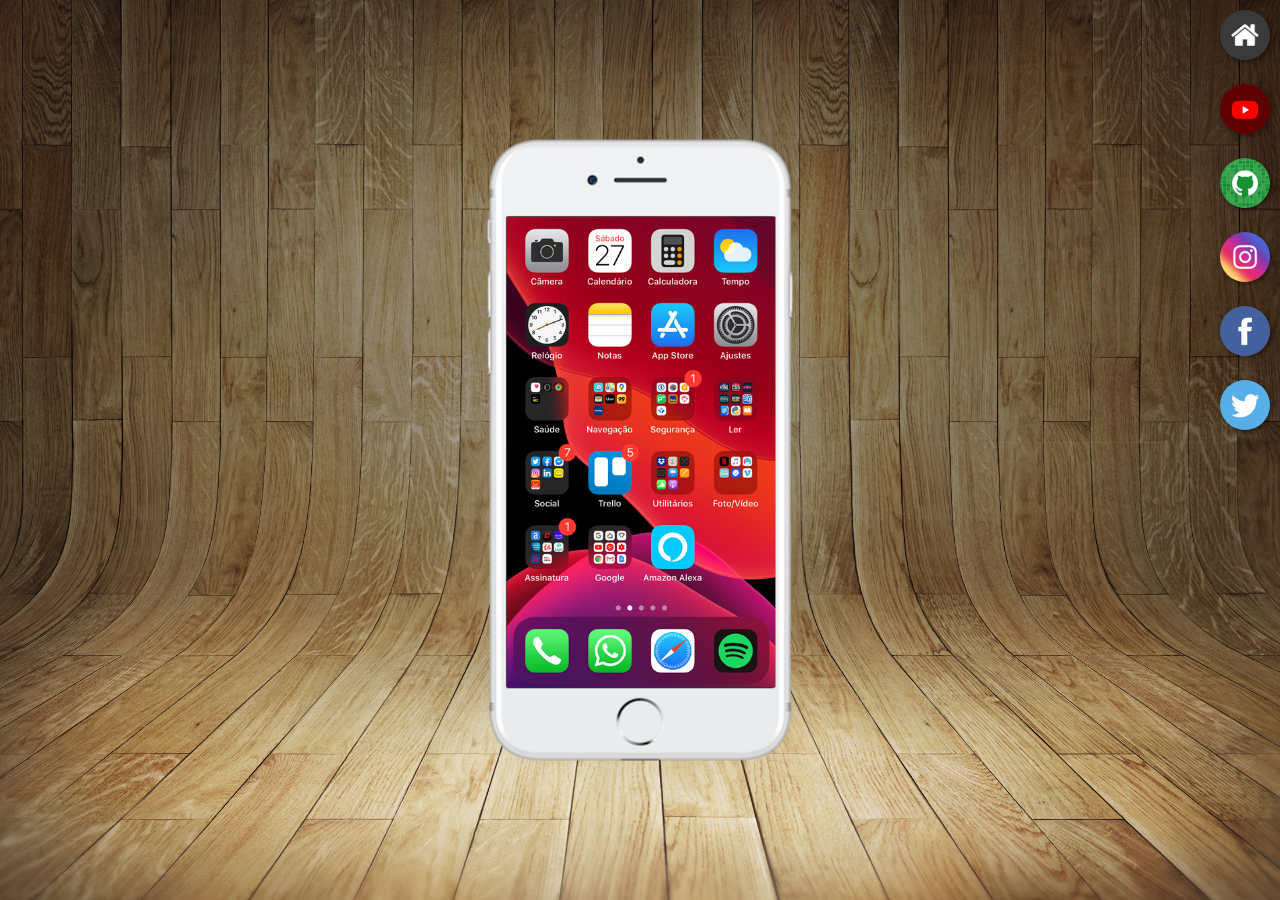
<file: index.html>
<!DOCTYPE html>
<html lang="pt-br">
<head>
    <meta charset="UTF-8">
    <meta name="viewport" content="width=., initial-scale=1.0">
    <title>Redes Sociais</title>
    <link rel="shortcut icon" href="favicon.ico" type="image/x-icon">
    <link rel="stylesheet" href="css/style.css">
</head>
<body>
    <main>
        <section id="telefone">
            <iframe src="home.html" name="tela" id="tela" frameborder="0"> 
                Seu navegador nao e compativel com isso.
            </iframe>
        </section>

        <section id="redes-sociais">
            <a href="home.html" target="tela"> <img src="imagens/logo-home.jpg" alt="home"><br>
            </a>
            <a href="youtube.html" target="tela"> <img src="imagens/logo-youtube.jpg" alt="youtube"><br>
            </a>
            <a href="github.html" target="tela"> <img src="imagens/logo-github.jpg" alt="Github"><br>
            </a>
            <a href="instagram.html" target="tela"> <img src="imagens/logo-instagram.jpg" alt="Instagram"><br>
            </a>
            <a href="facebook.html" target="tela"> <img src="imagens/logo-facebook.jpg" alt="Facebook"><br>
            </a>
            <a href="twitter.html" target="tela"> <img src="imagens/logo-twitter.jpg" alt="Twitter">
            </a>

        </section>
    </main>
</body>
</html>
</file>
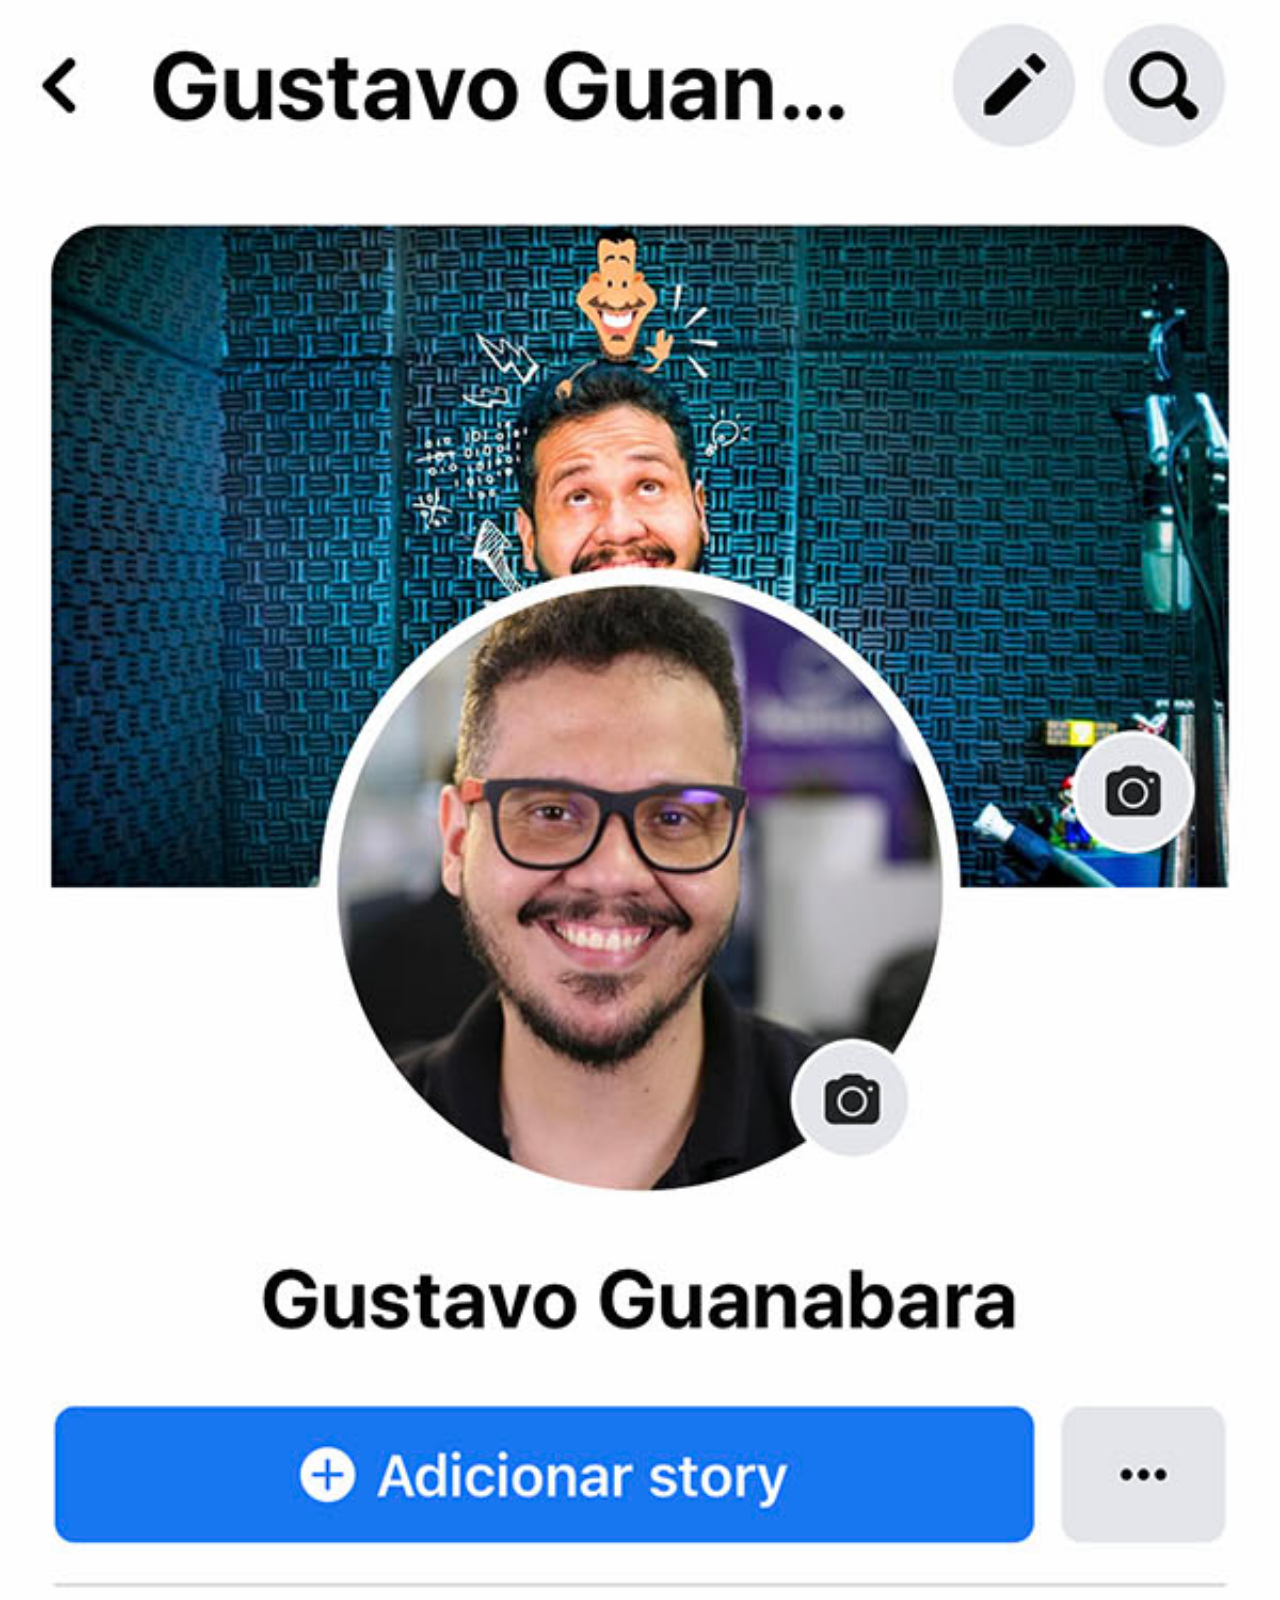
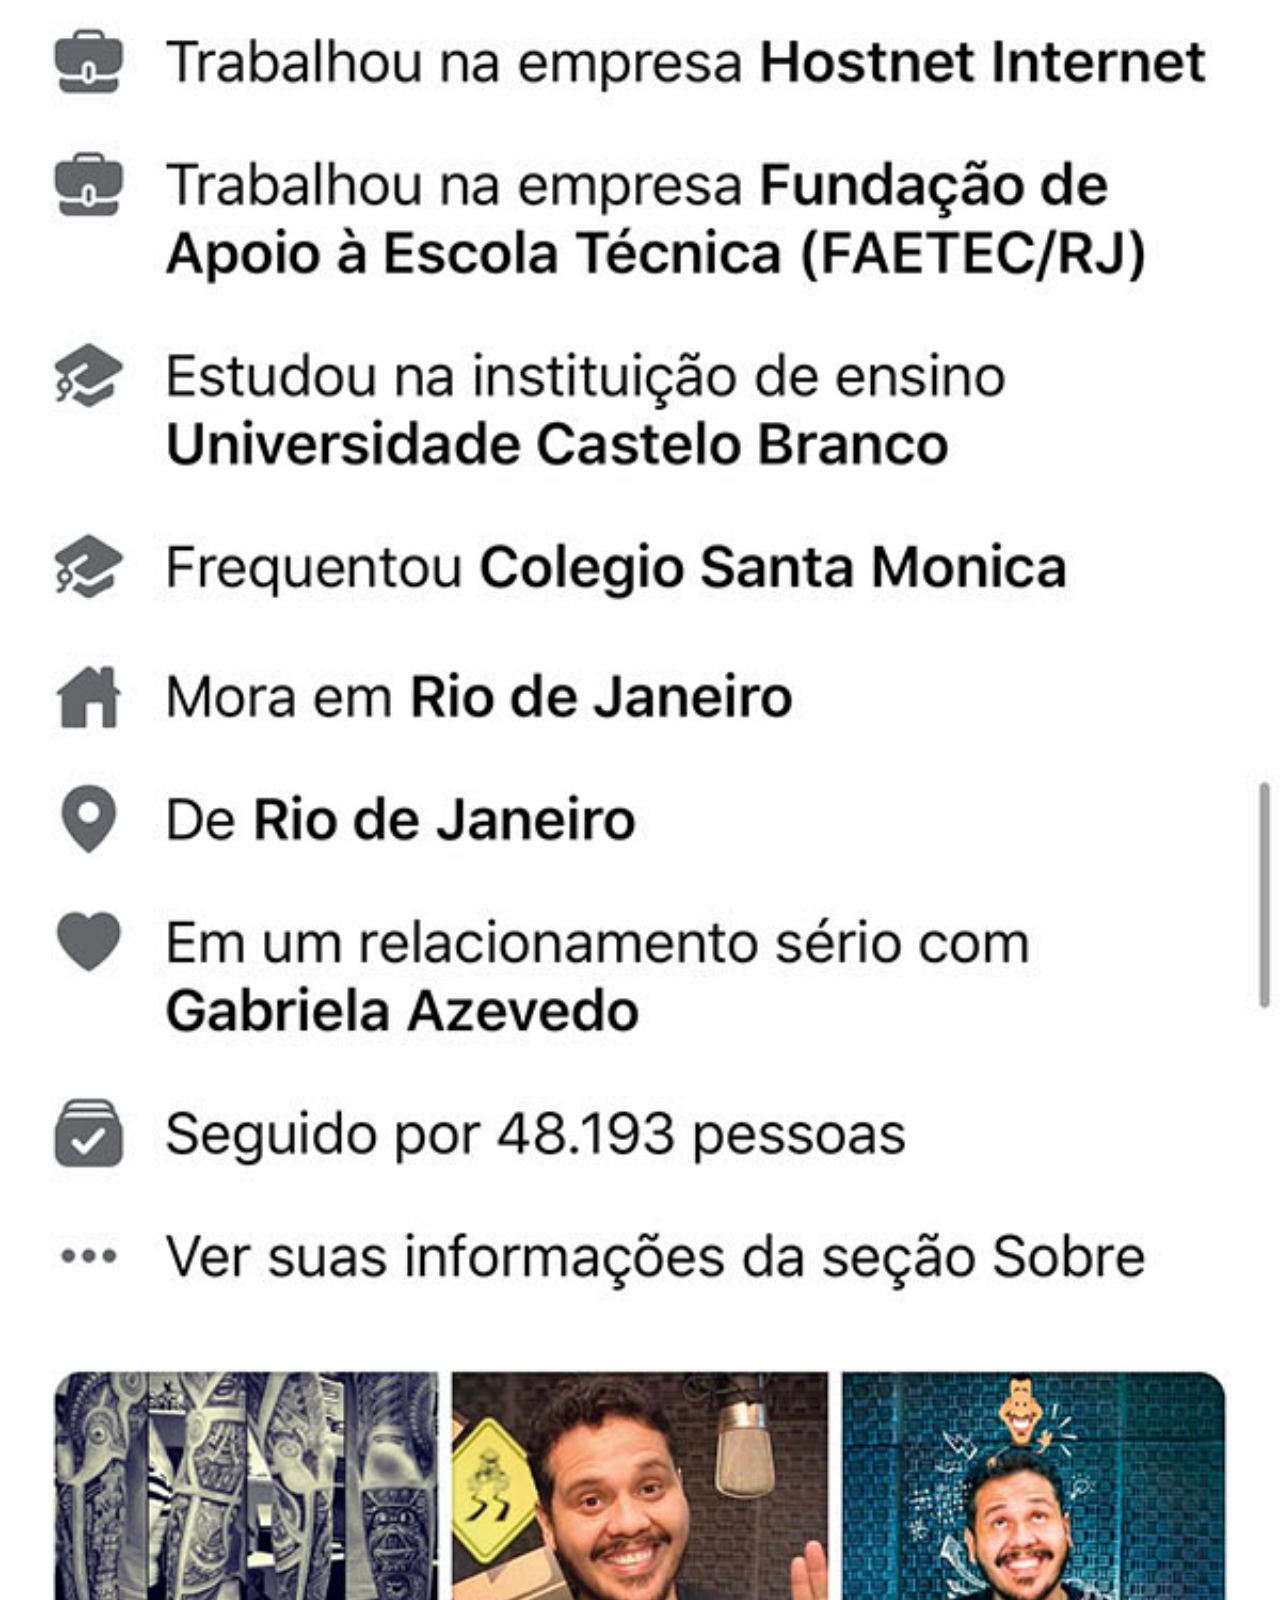
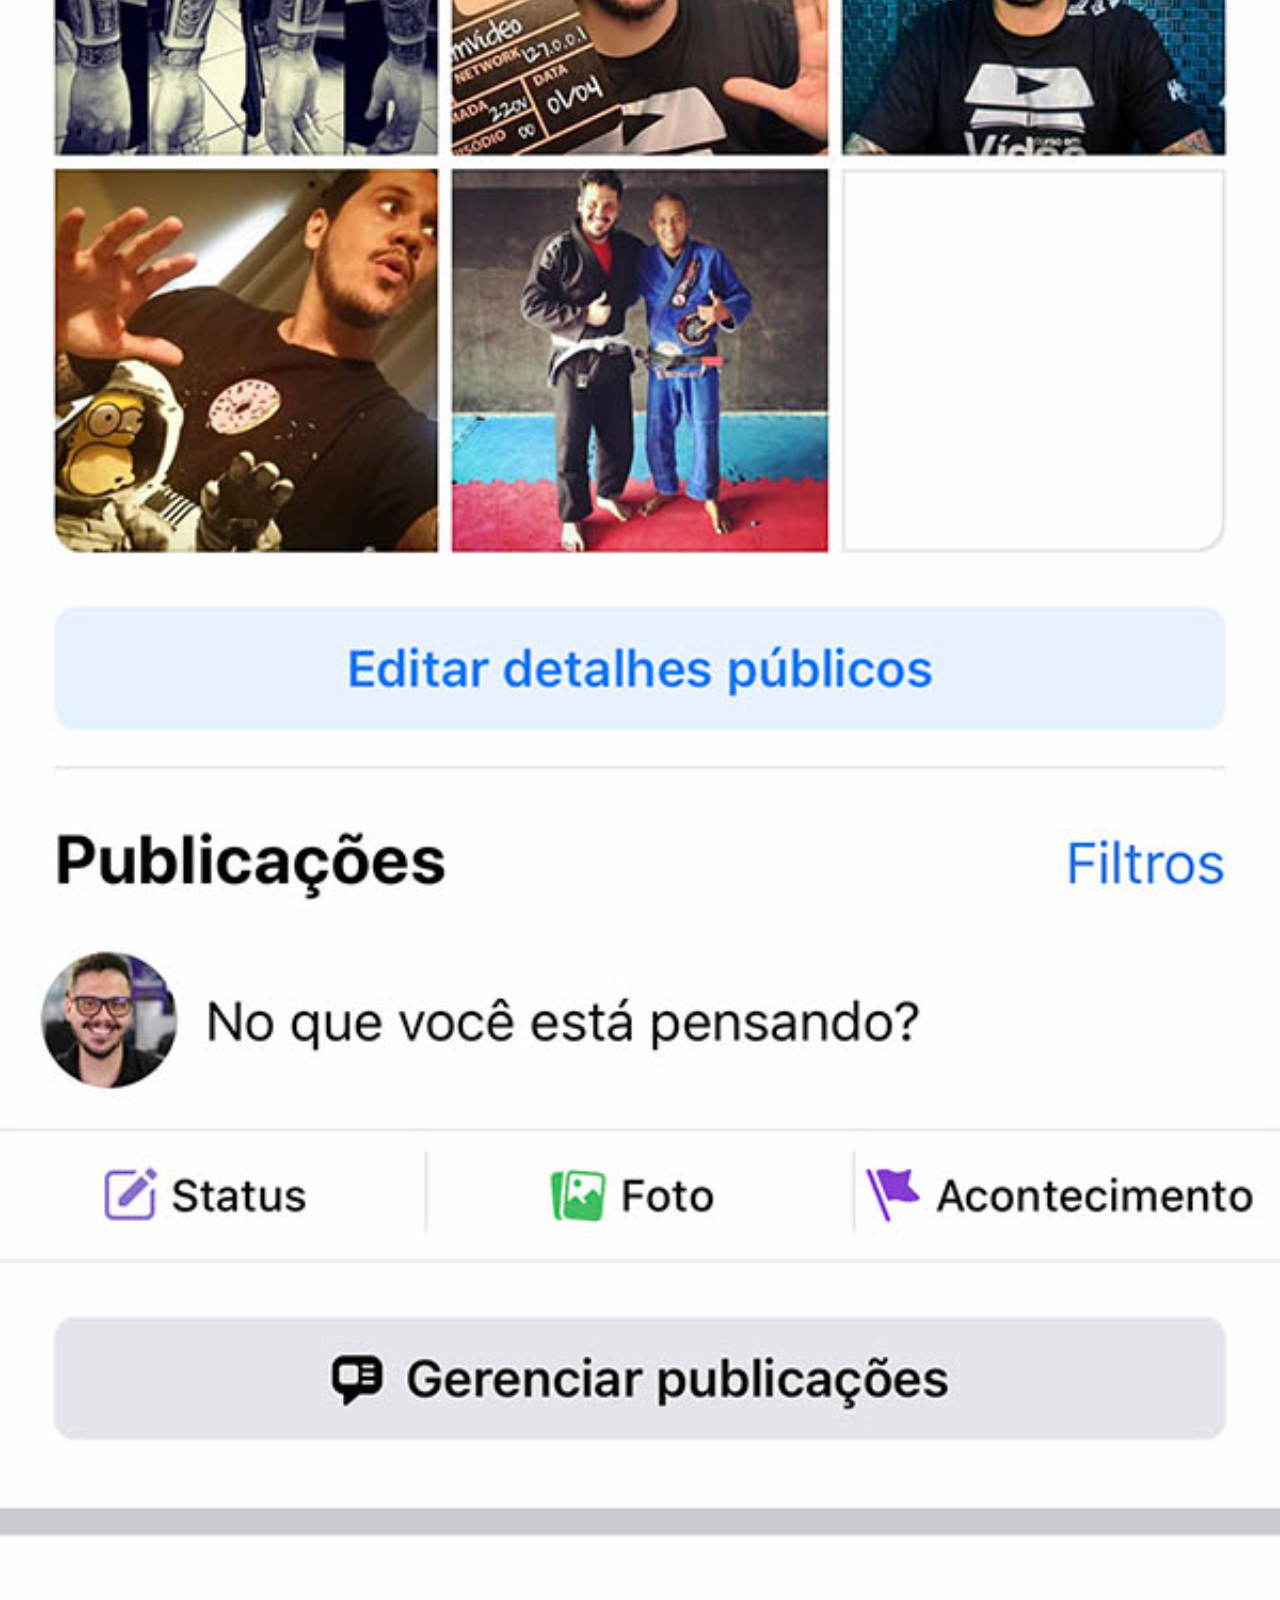
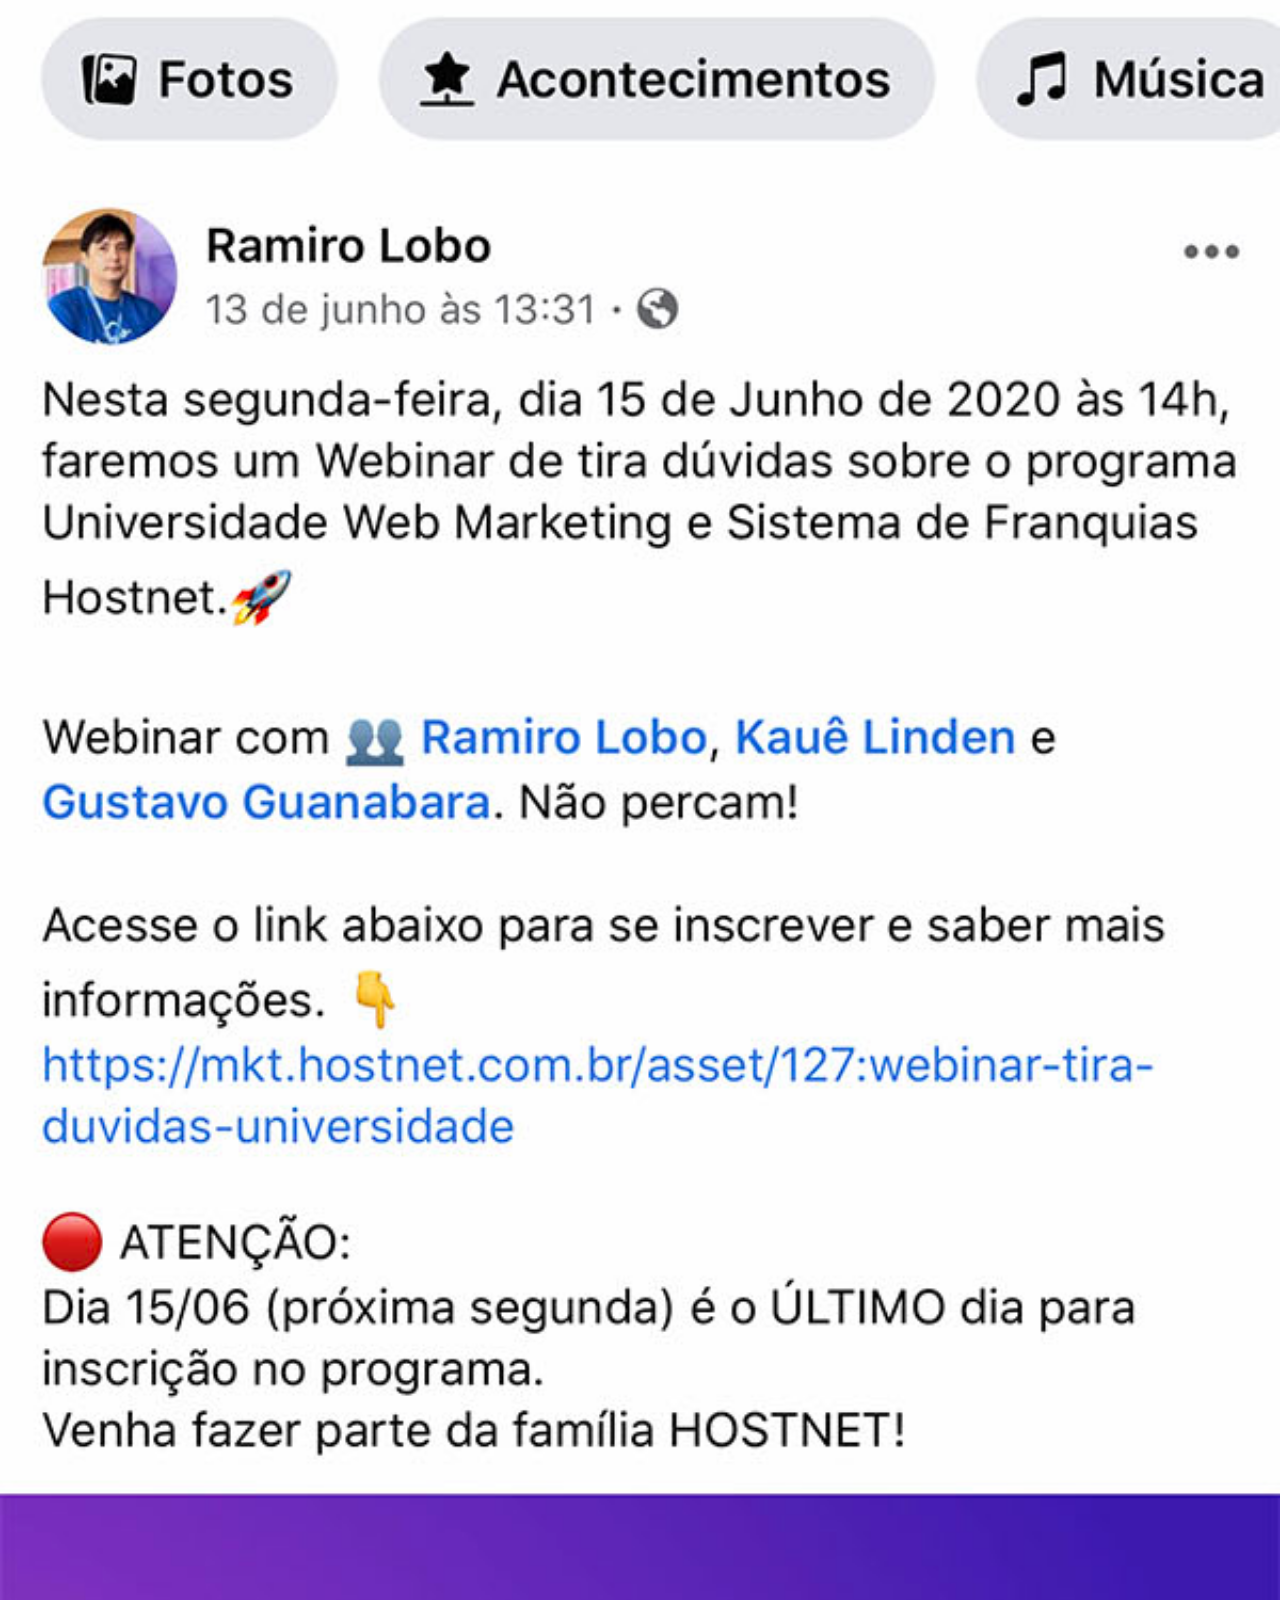
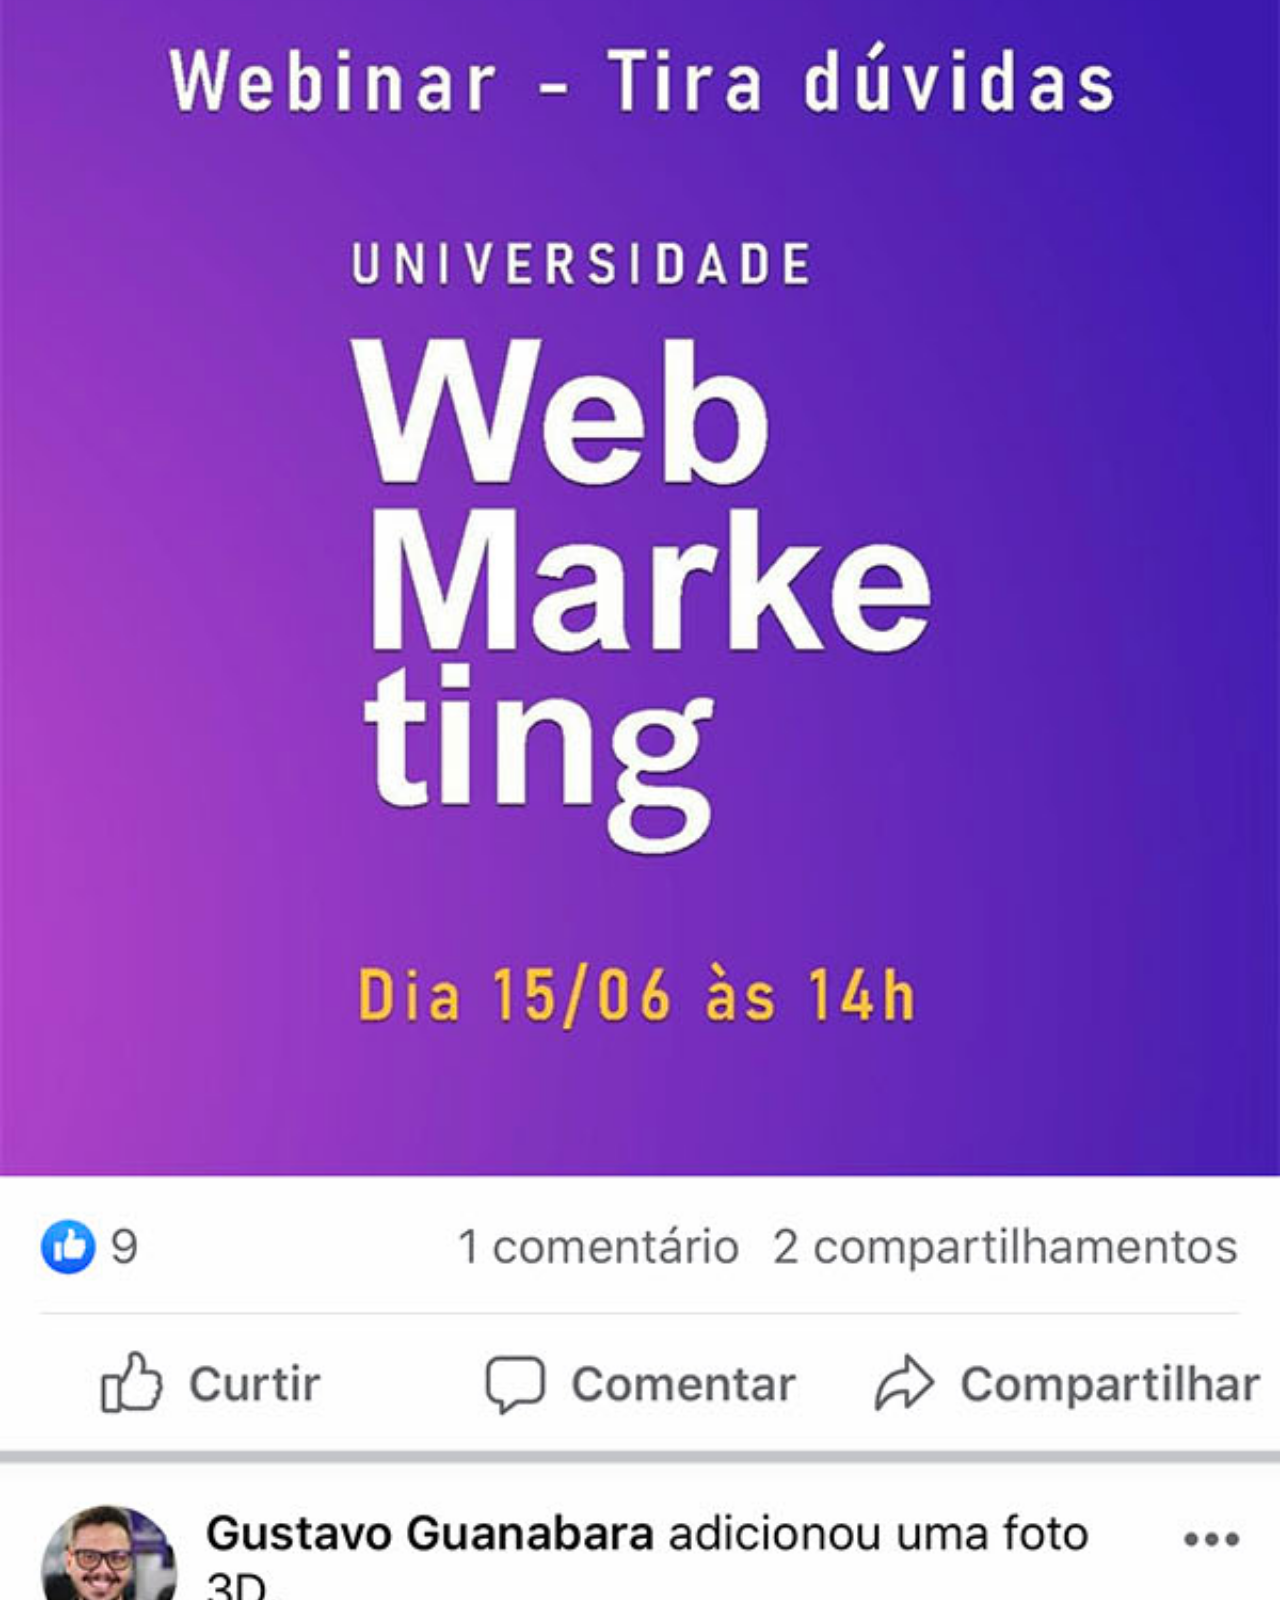
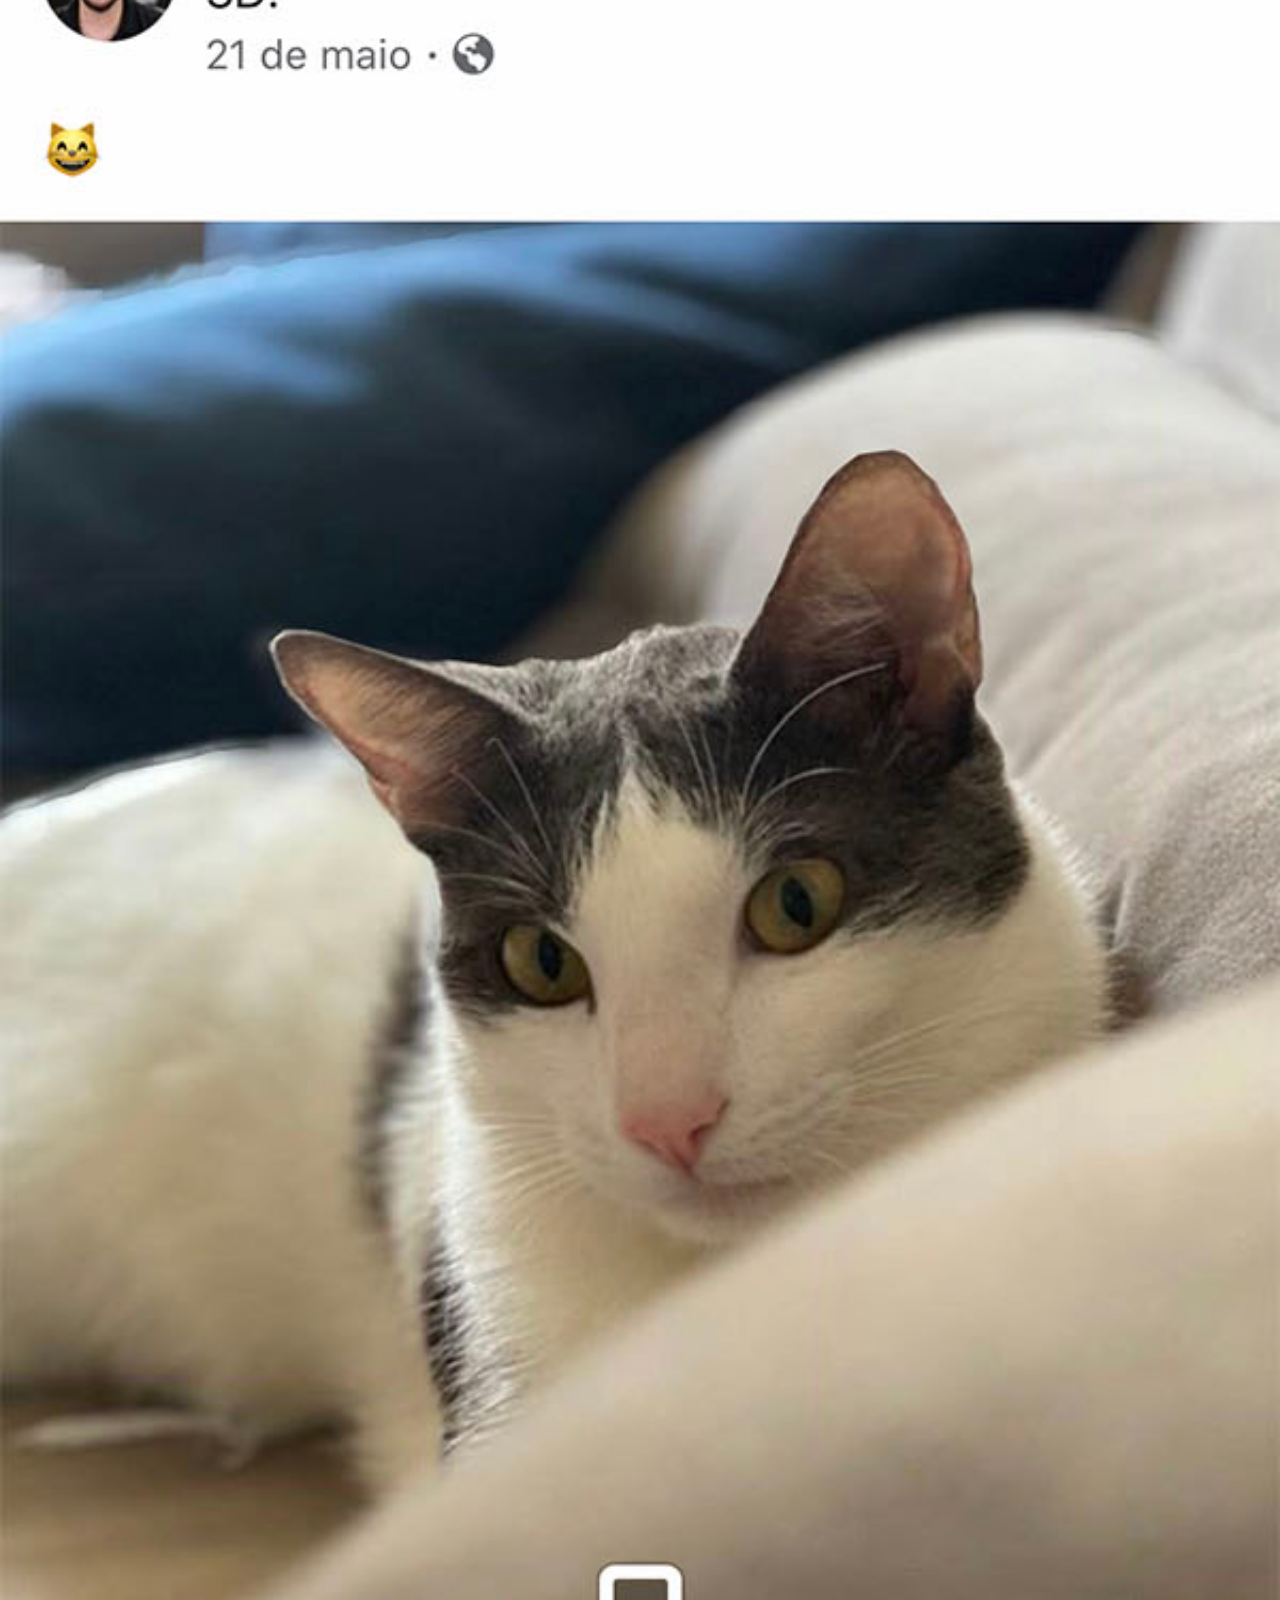
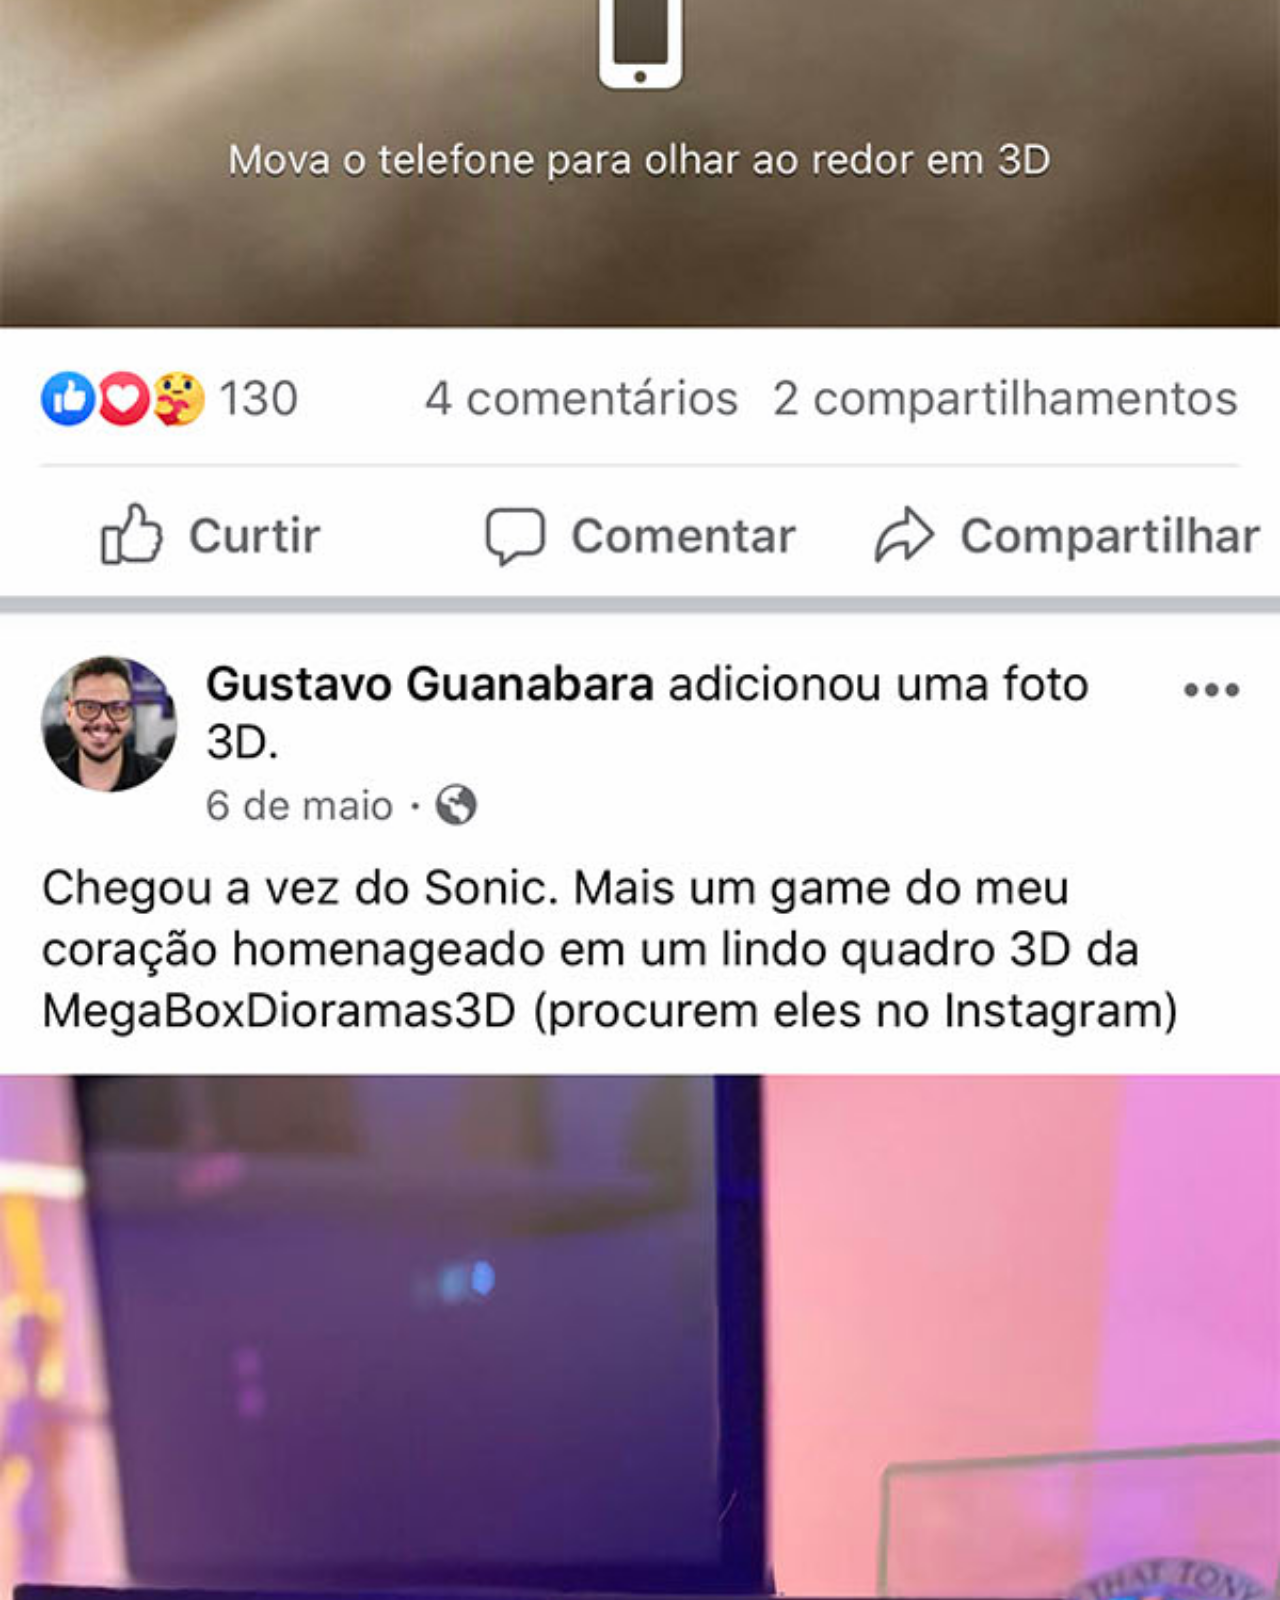
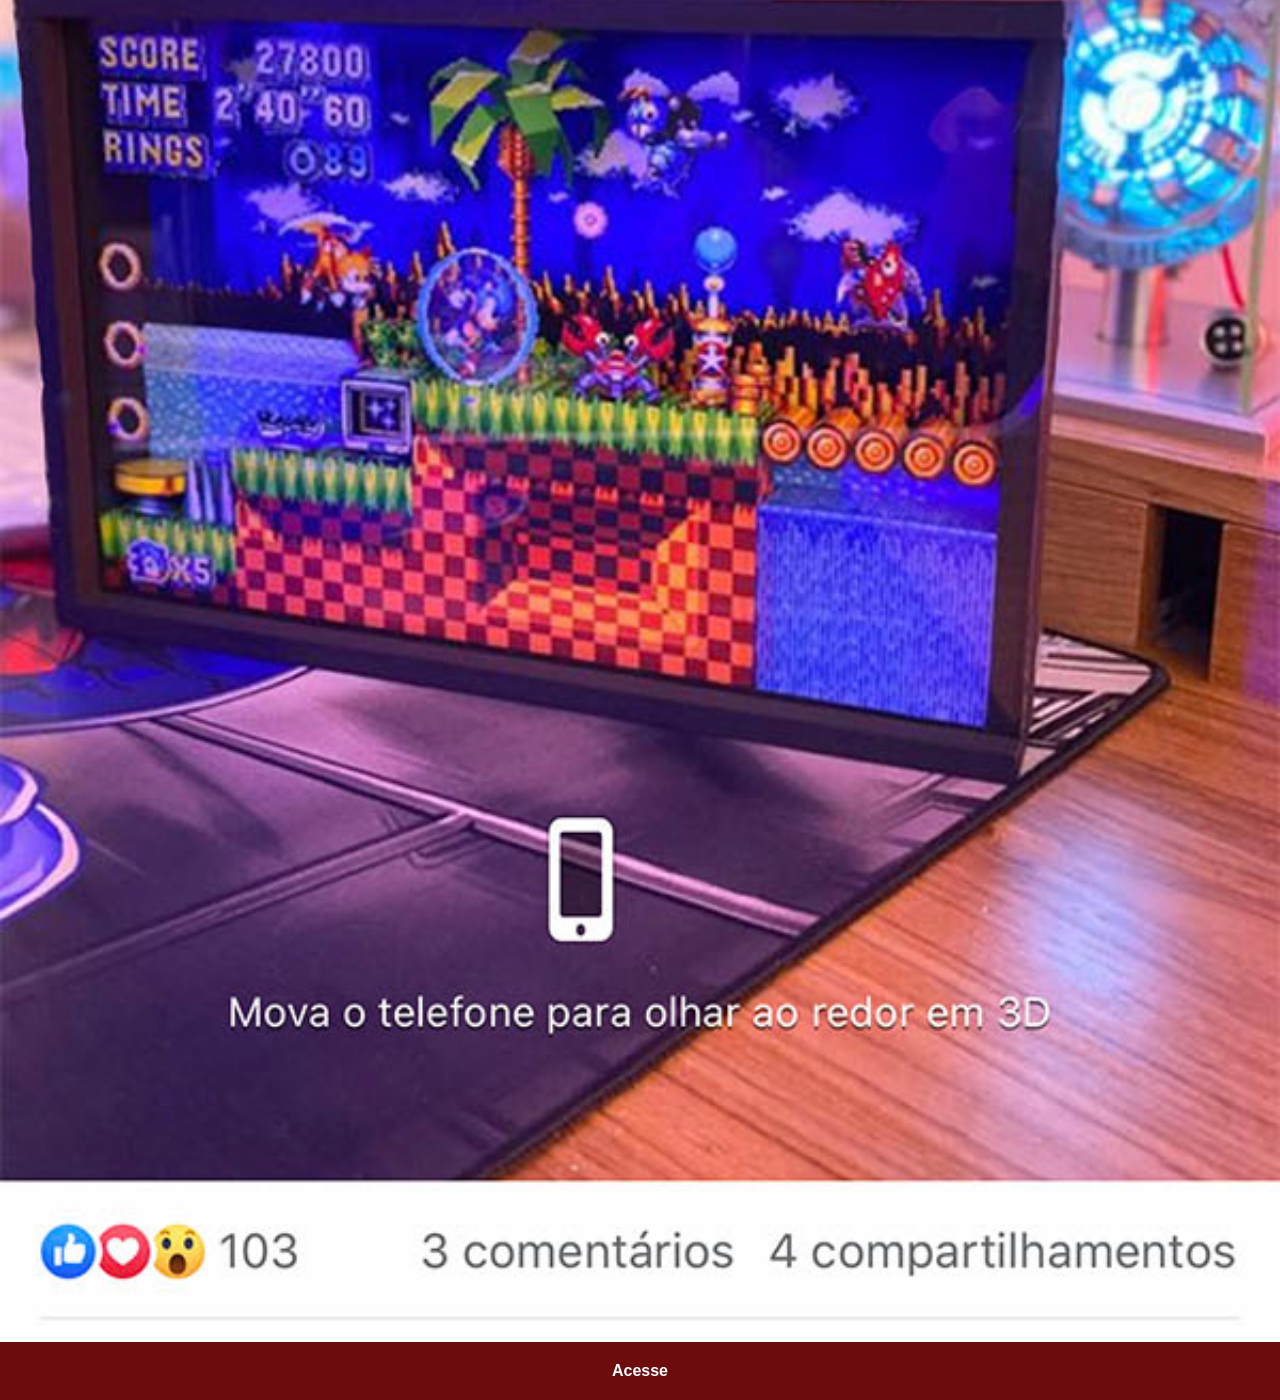
<file: facebook.html>
<!DOCTYPE html>
<html lang="pt-br">
<head>
    <meta charset="UTF-8">
    <meta name="viewport" content="width=device-width, initial-scale=1.0">
    <title>Facebook</title>
    <link rel="stylesheet" href="css/social.css">
</head>
<body>
    <img src="imagens/tela-facebook.jpg" alt="Facebook">
    <a href="#">Acesse</a>
    
</body>
</html>
</file>
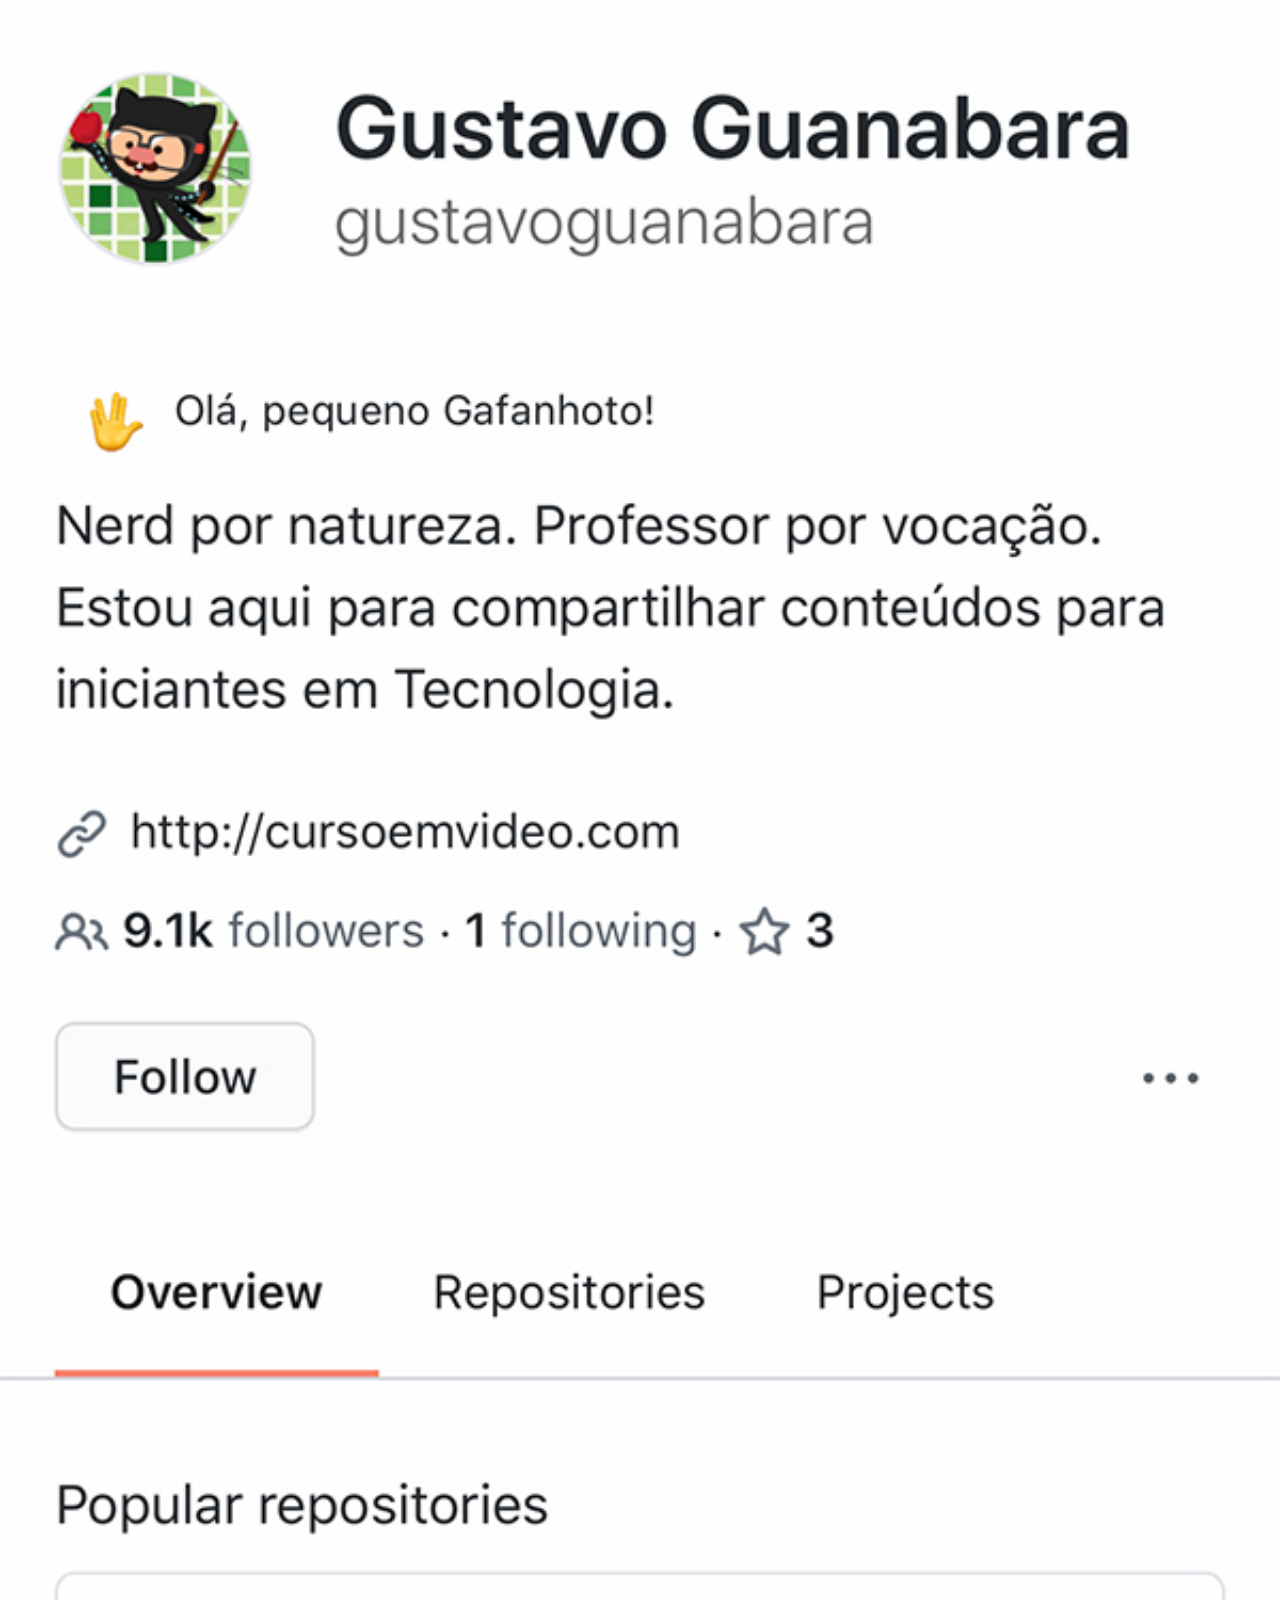
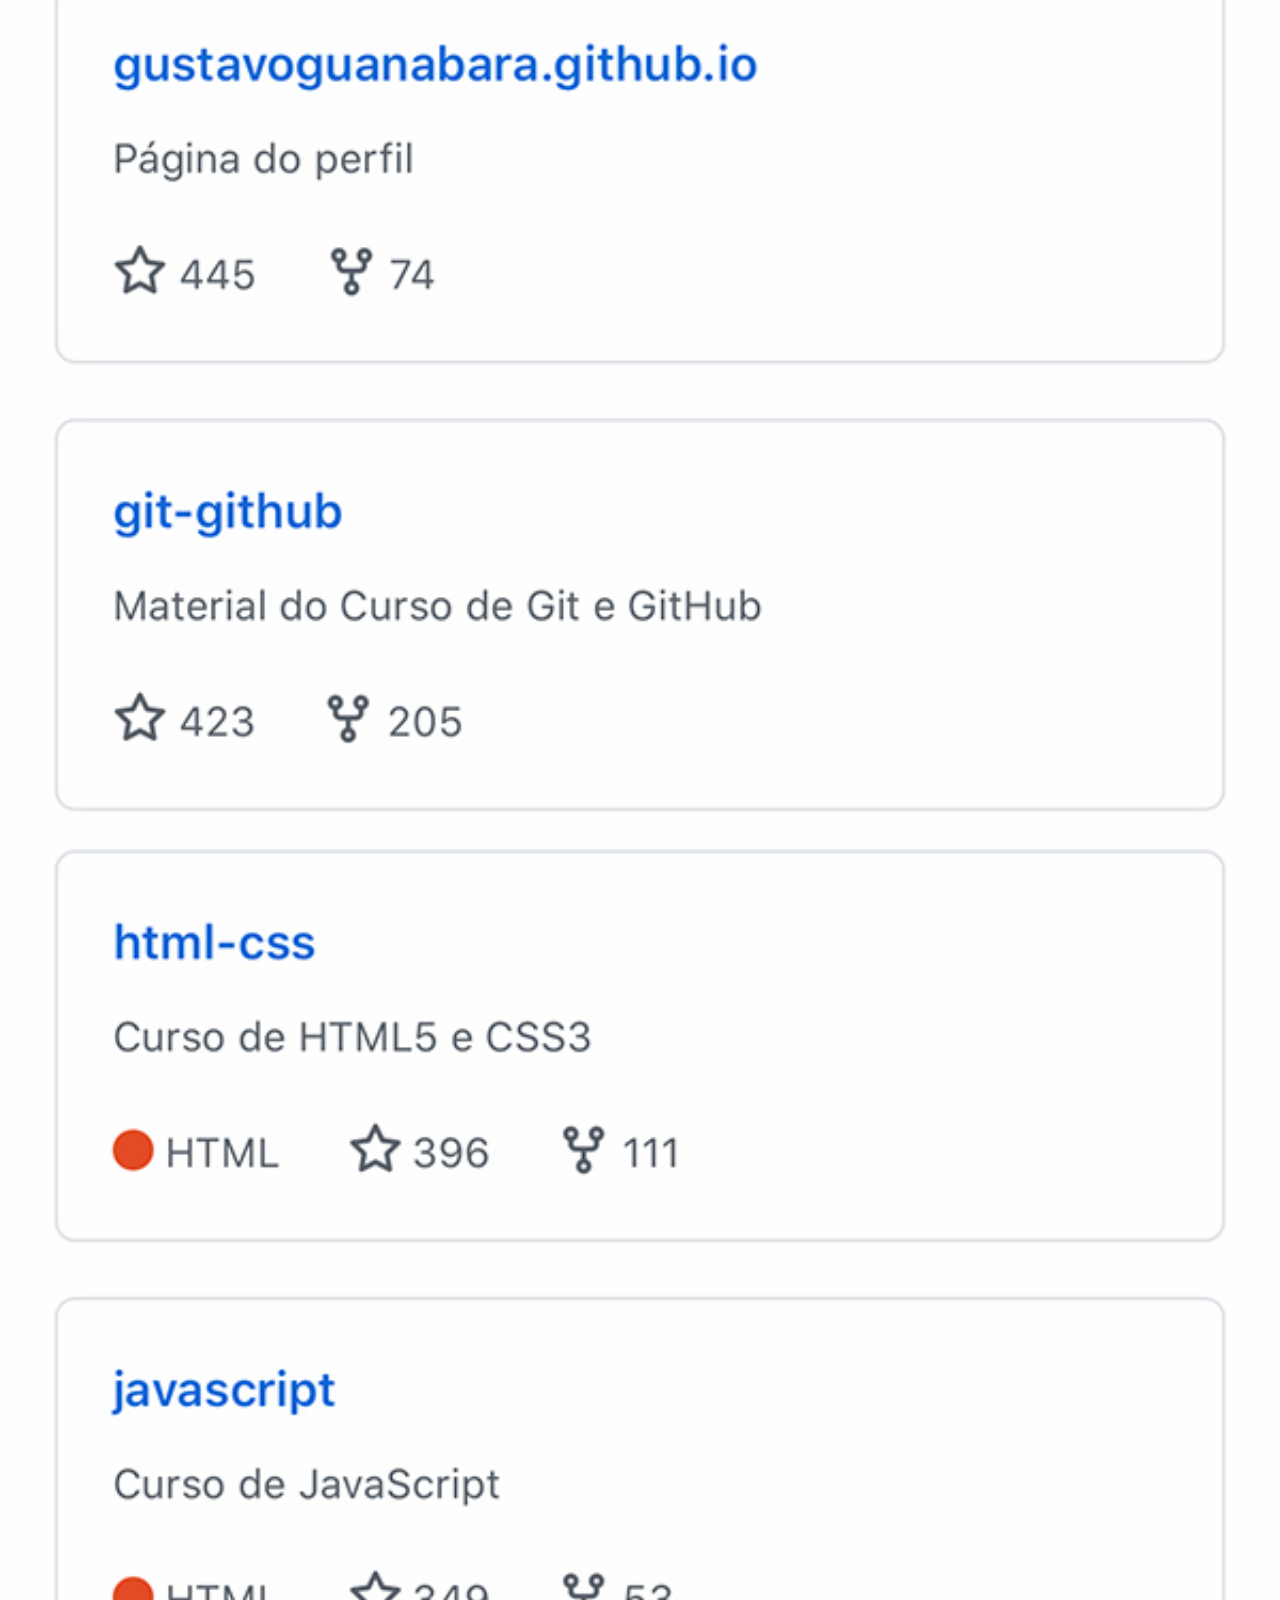
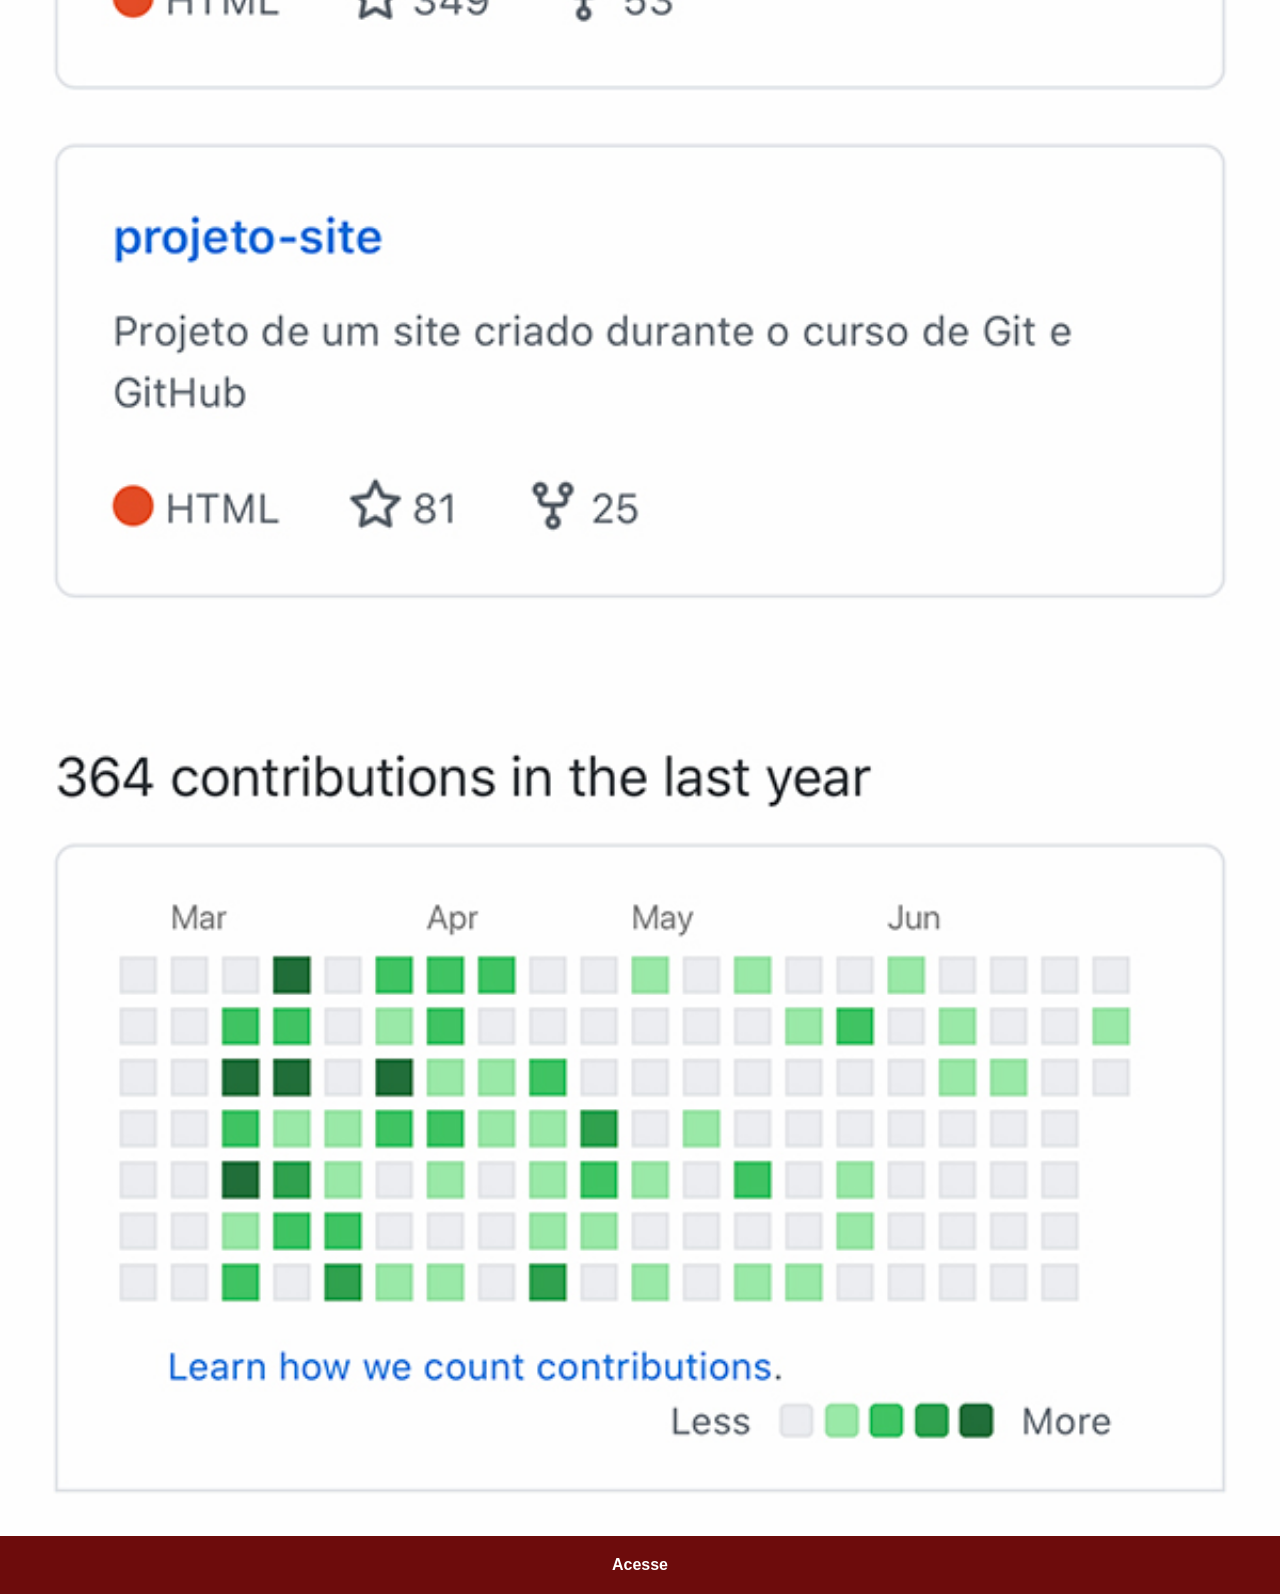
<file: github.html>
<!DOCTYPE html>
<html lang="pt-br">
<head>
    <meta charset="UTF-8">
    <meta name="viewport" content="width=., initial-scale=1.0">
    <title>Github</title>
    <link rel="stylesheet" href="css/social.css">
</head>
<body>
    <img src="imagens/tela-github.jpg" alt="Github">
    <a href="htttps://guiiv.github.io" target="_blank">Acesse</a>

    
</body>
</html>
</file>
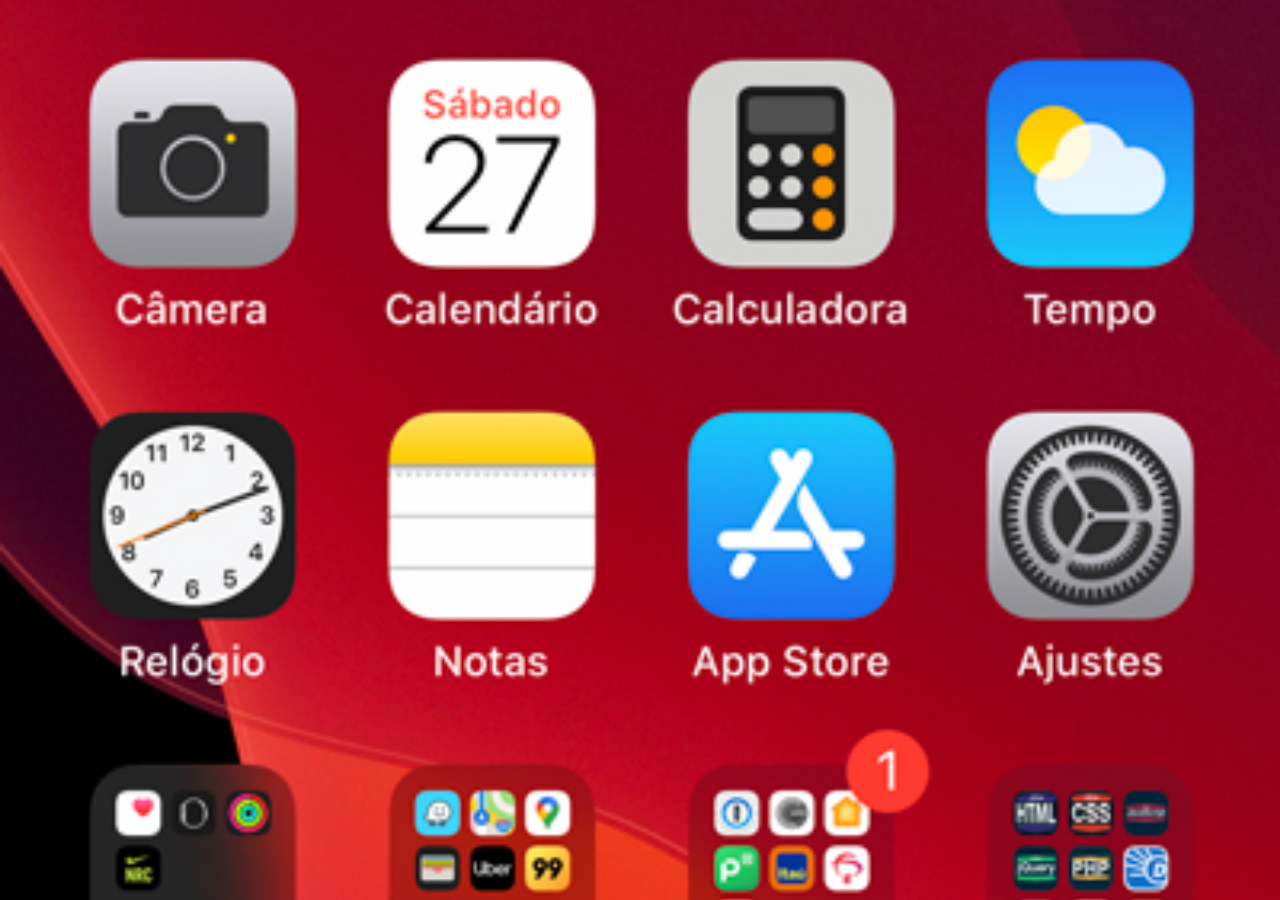
<file: home.html>
<!DOCTYPE html>
<html lang="pt-br">
<head>
    <meta charset="UTF-8">
    <meta name="viewport" content="width=device-width, initial-scale=1.0">
    <title>Home</title>
    <style>
        *{
            margin: 0;
            padding: 0;

        }

        body{
            width: 100vw;
            height: 100vh;
            background: black url(imagens/tela-home.jpg) no-repeat top center;
            background-size: cover;
        }
    </style>
</head>
<body>
    
</body>
</html>
</file>
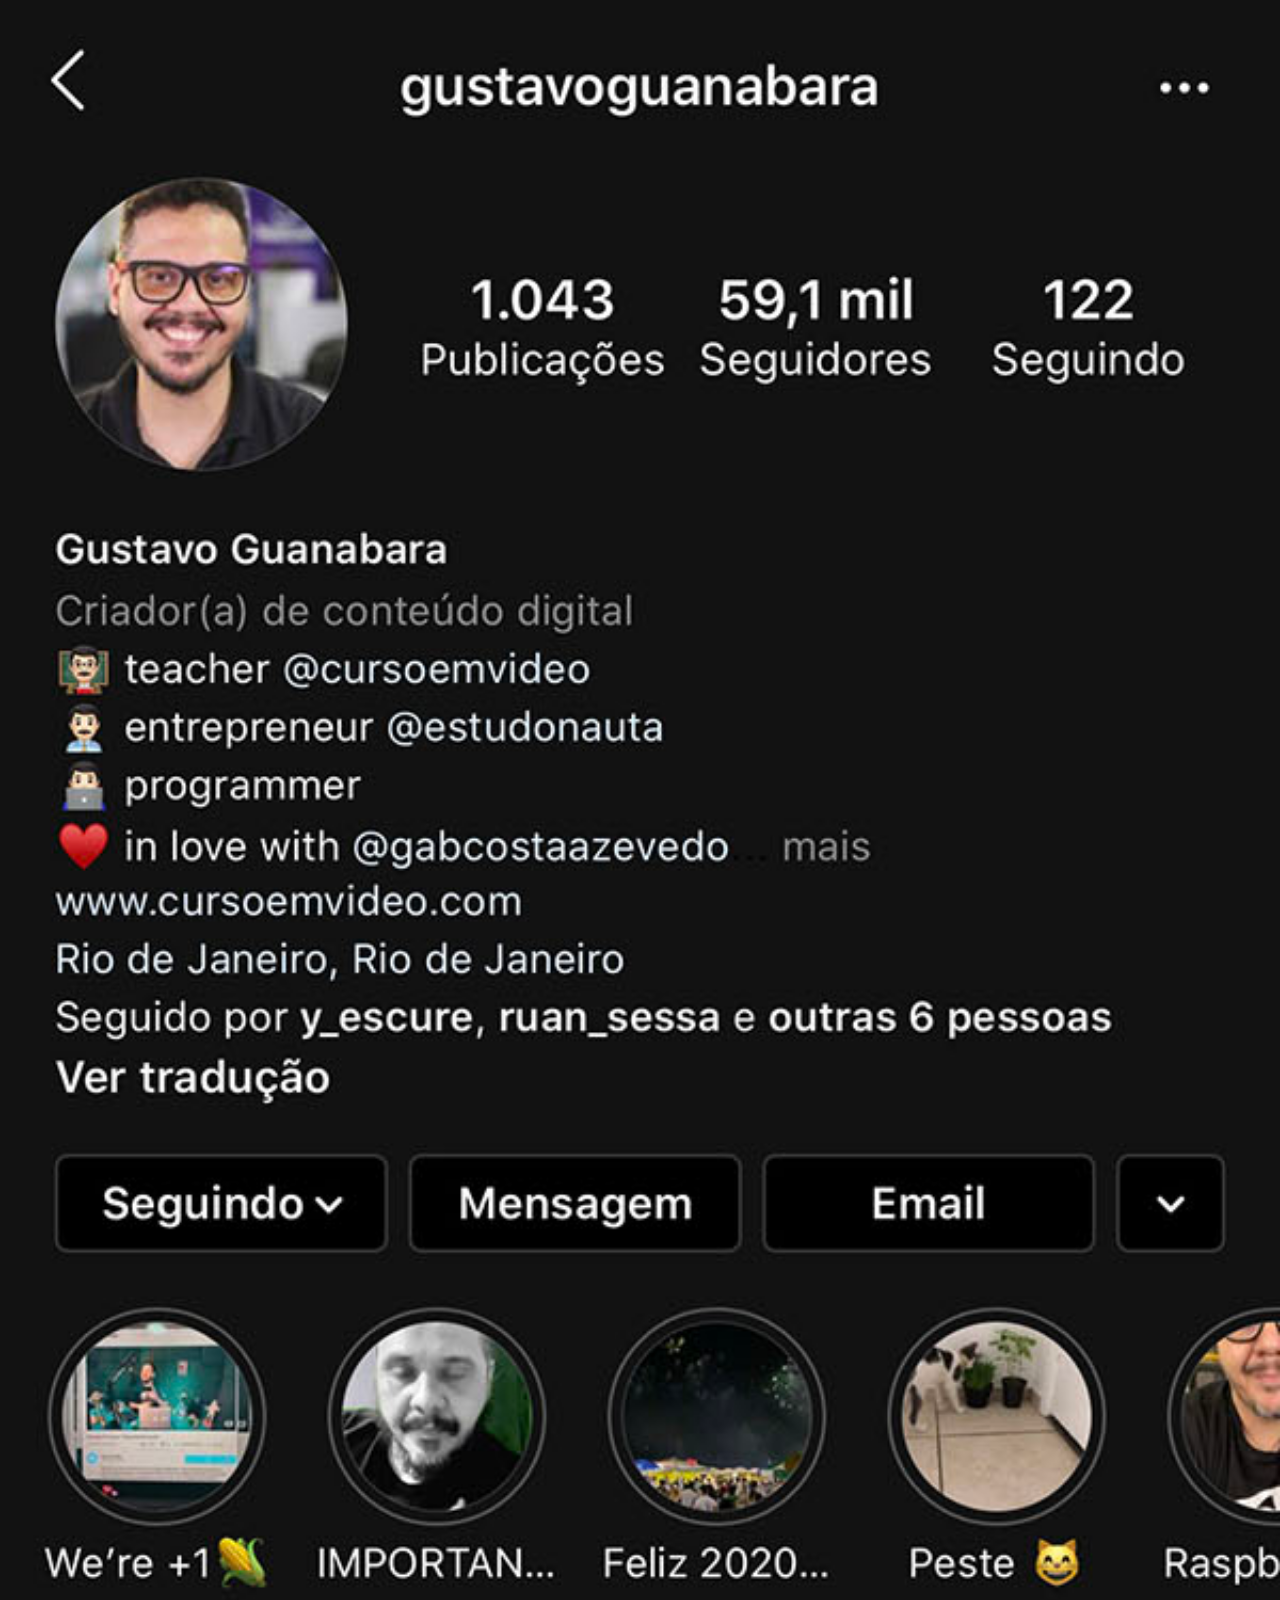
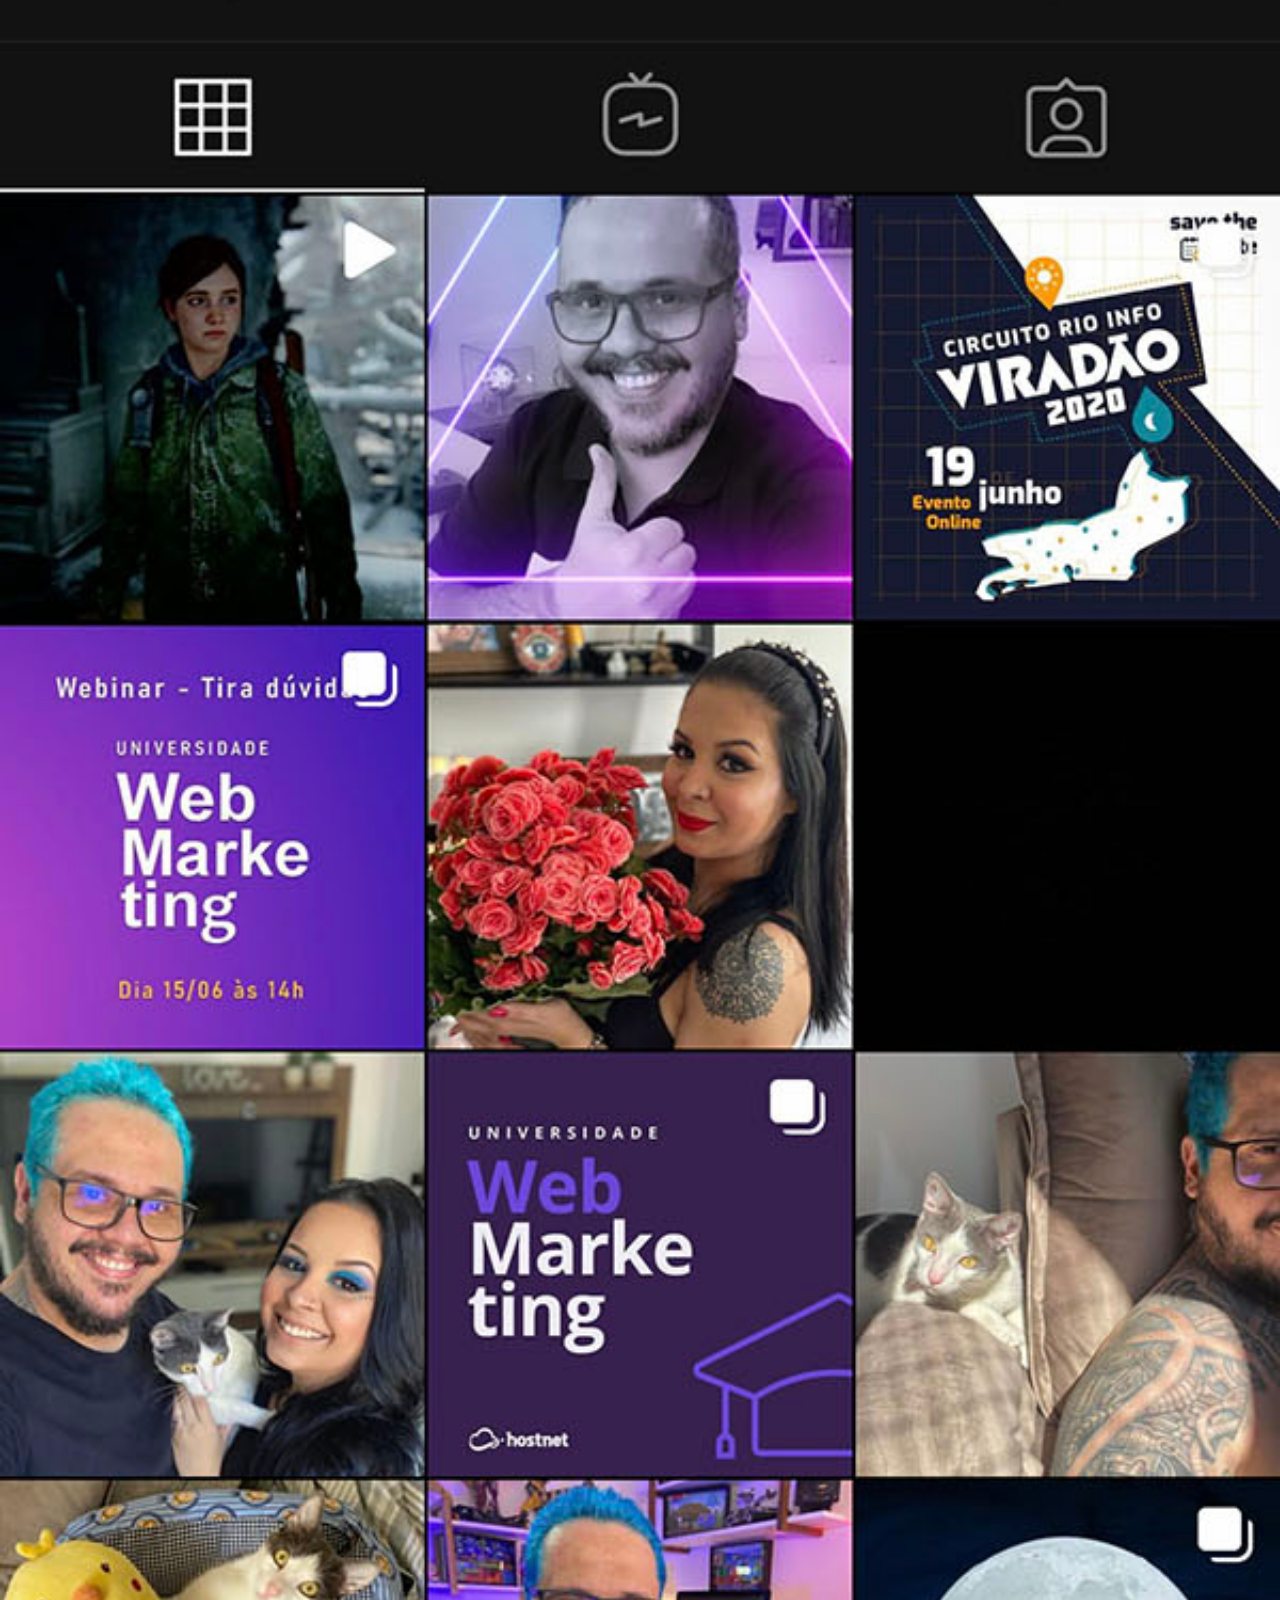
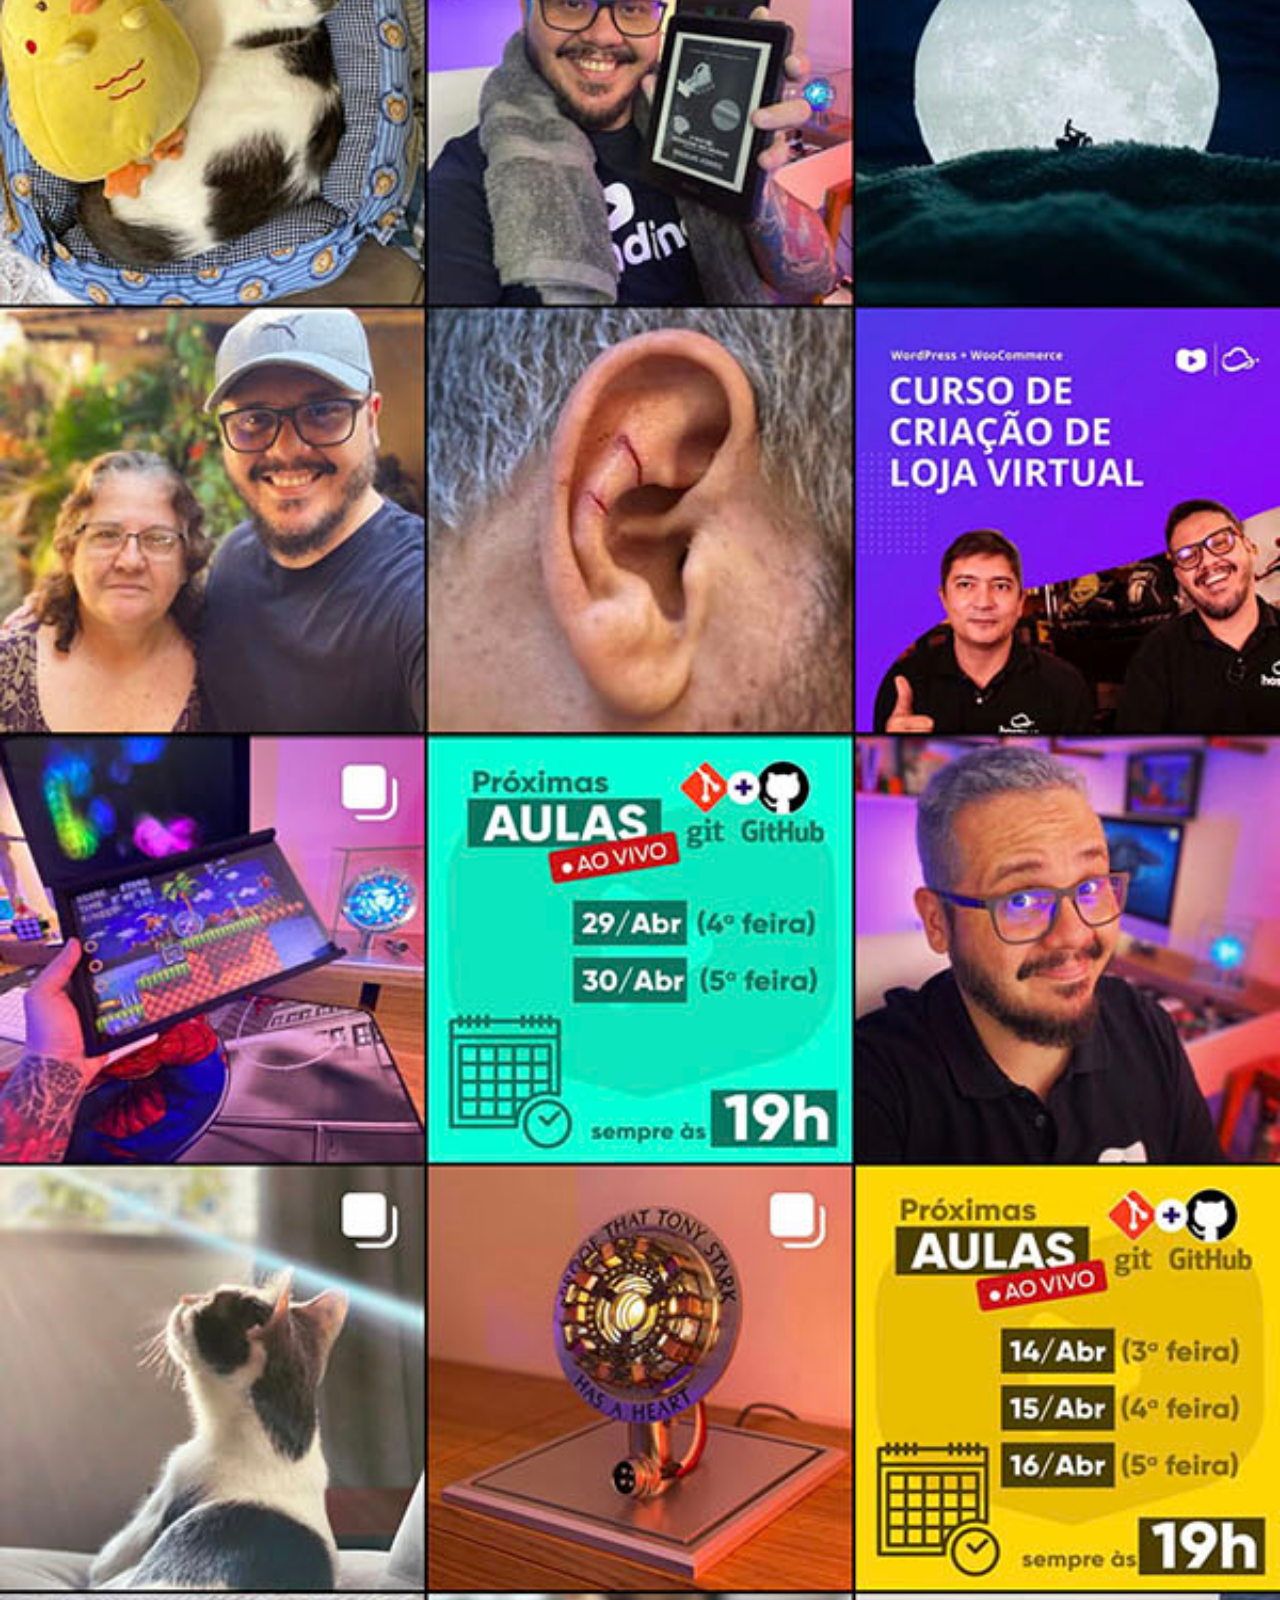
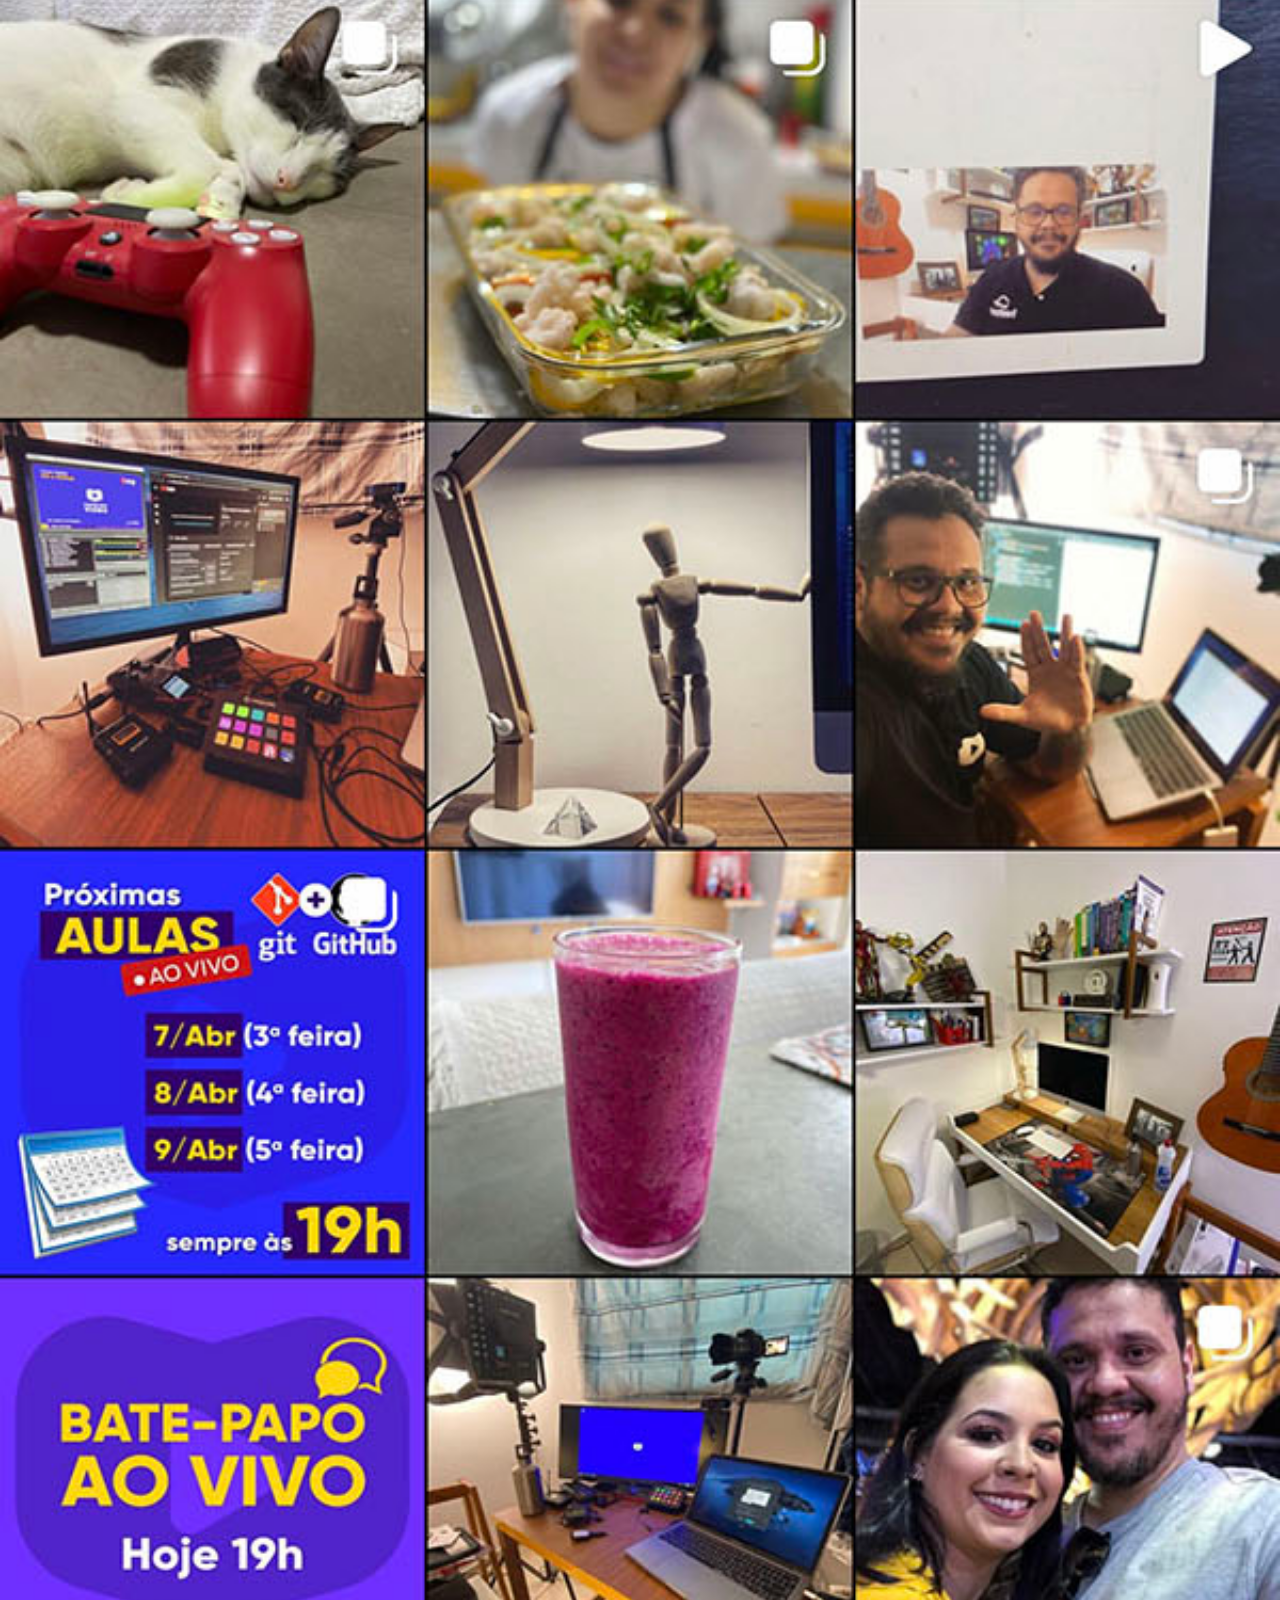
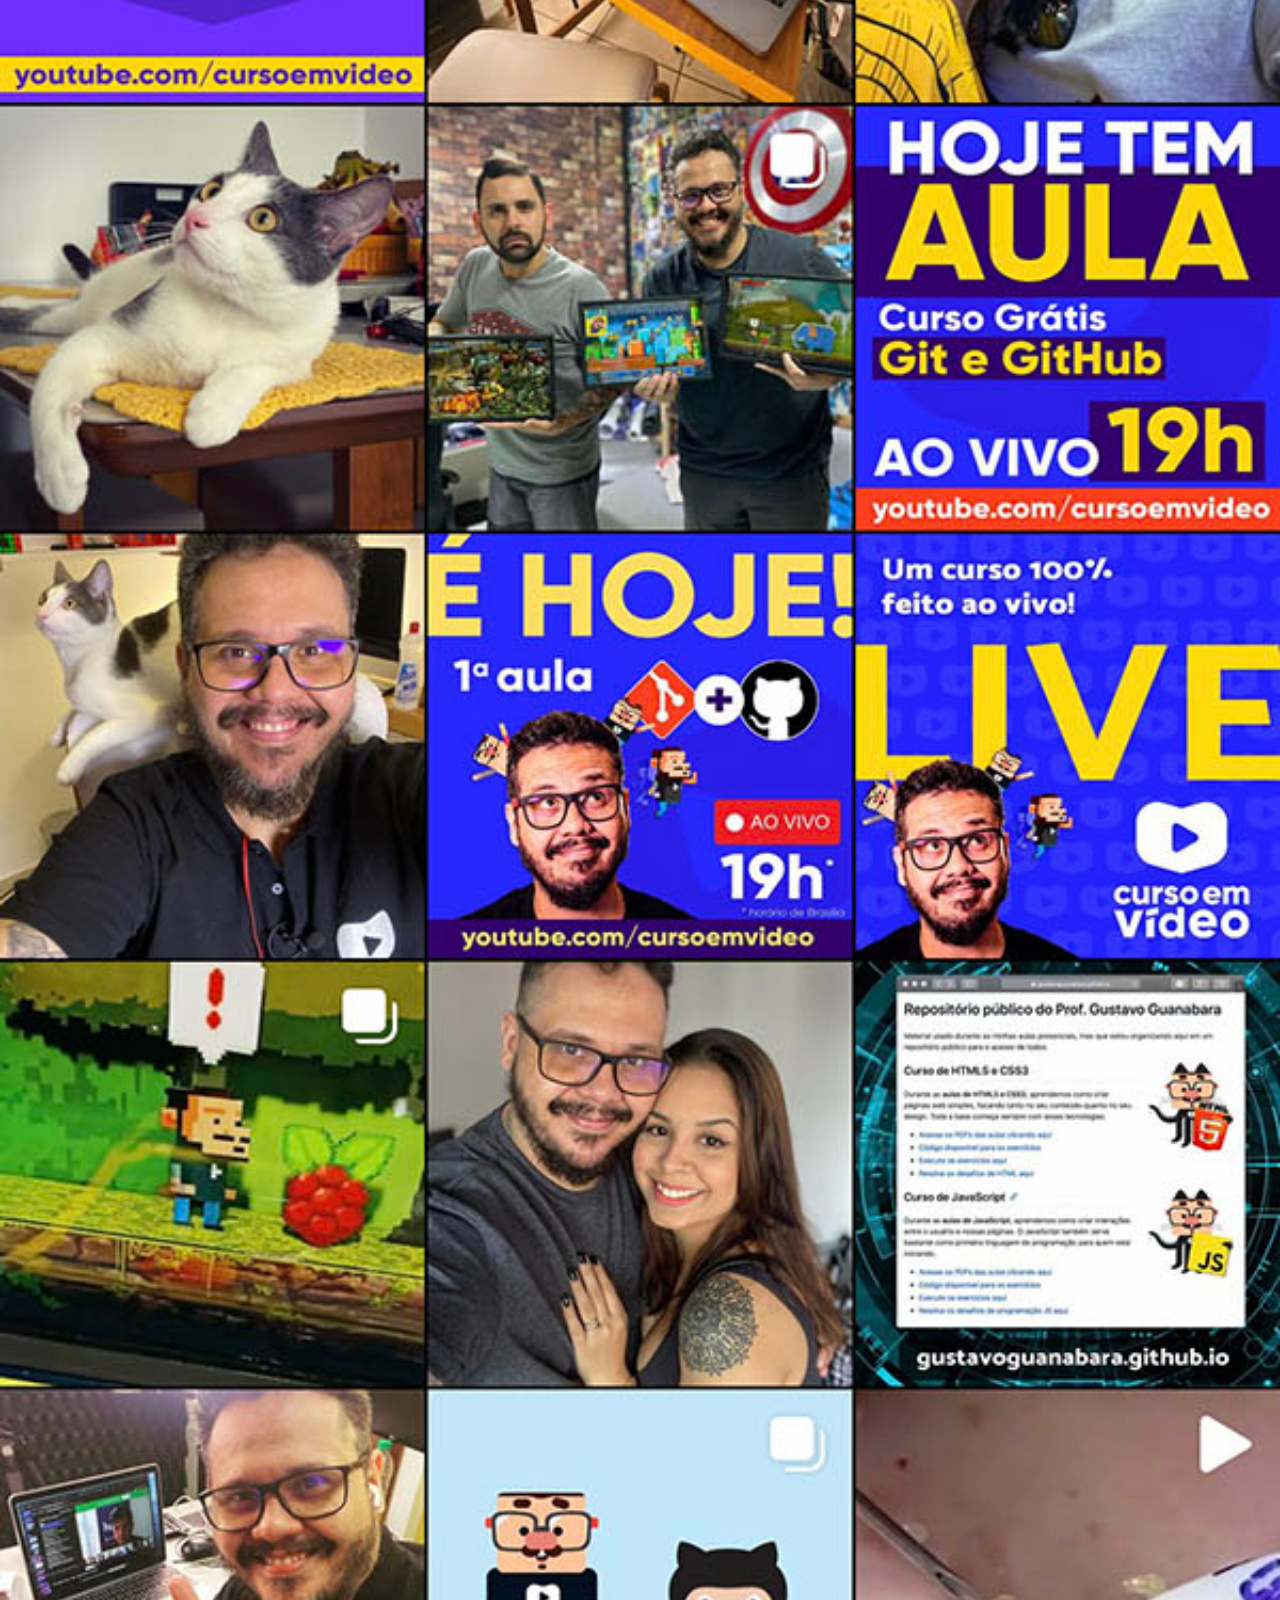
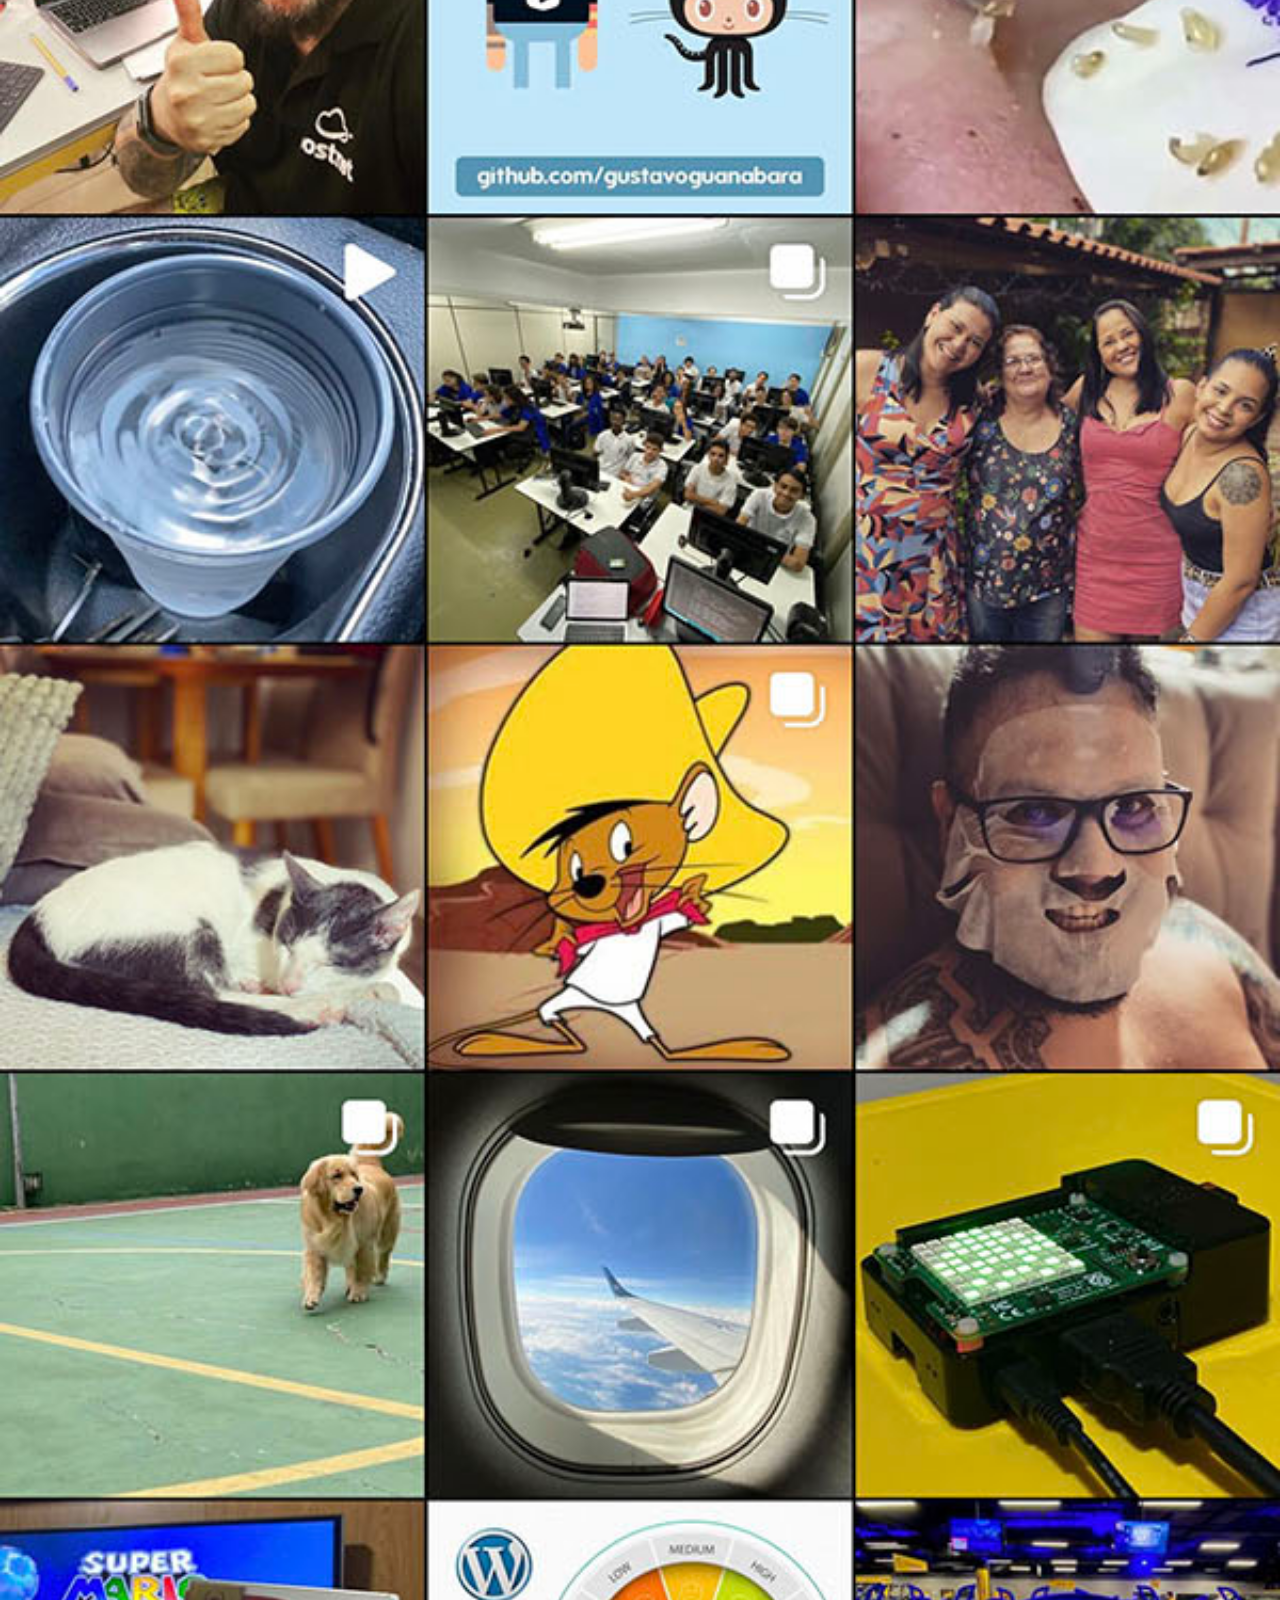
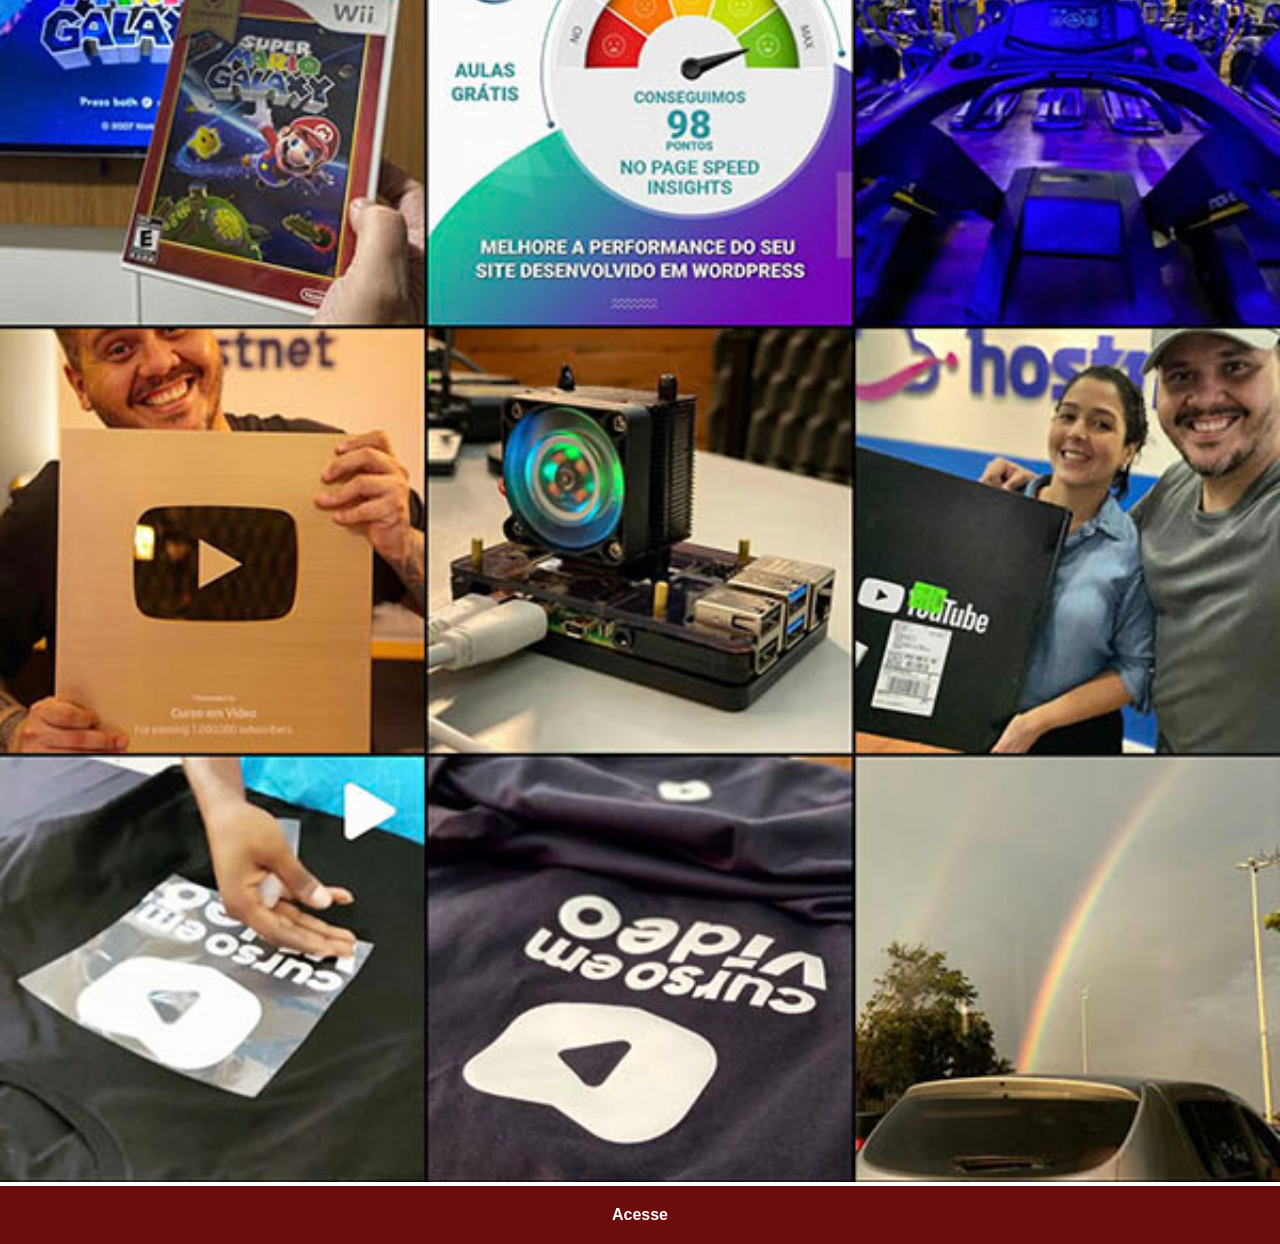
<file: instagram.html>
<!DOCTYPE html>
<html lang="pt-br">
<head>
    <meta charset="UTF-8">
    <meta name="viewport" content="width=device-width, initial-scale=1.0">
    <title>Instagram</title>
    <link rel="stylesheet" href="css/social.css">
</head>
<body>
    <img src="imagens/tela-instagram.jpg" alt="isntagram">
    <a href="#">Acesse</a>
    
</body>
</html>
</file>
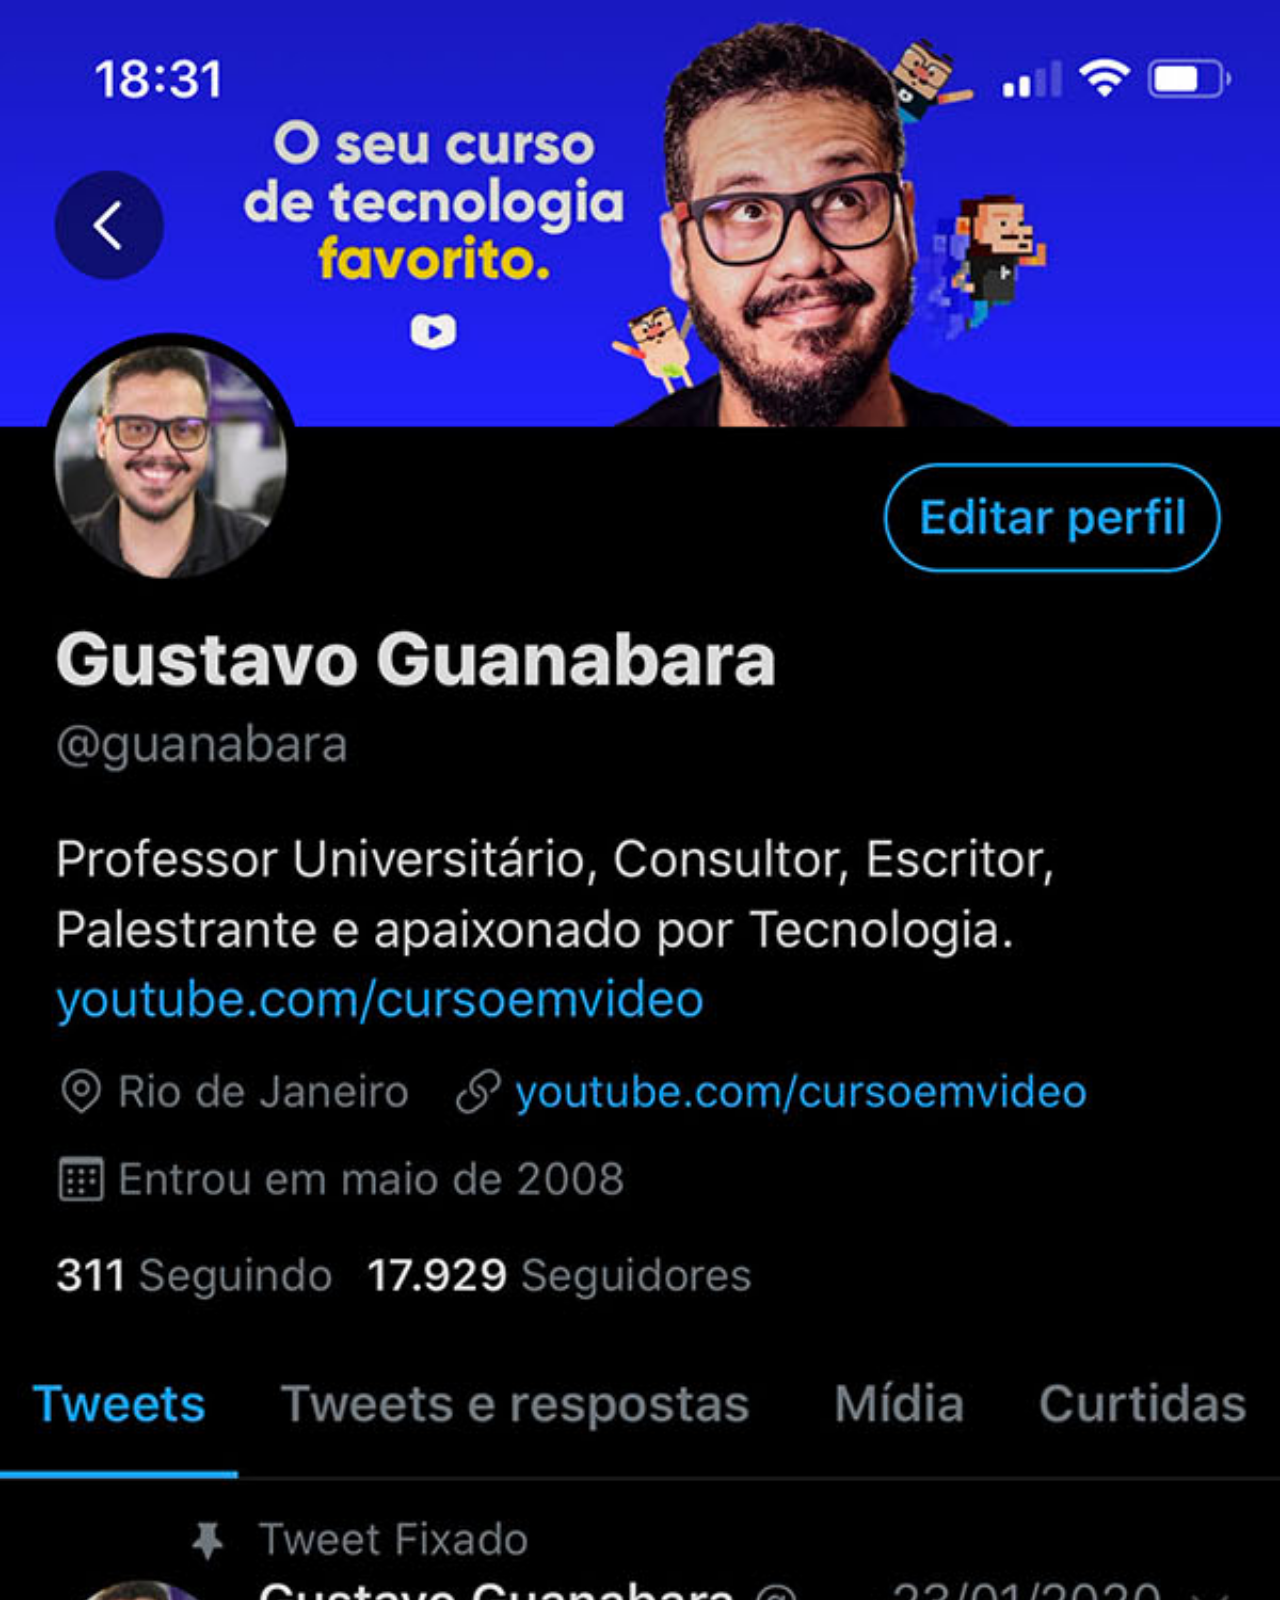
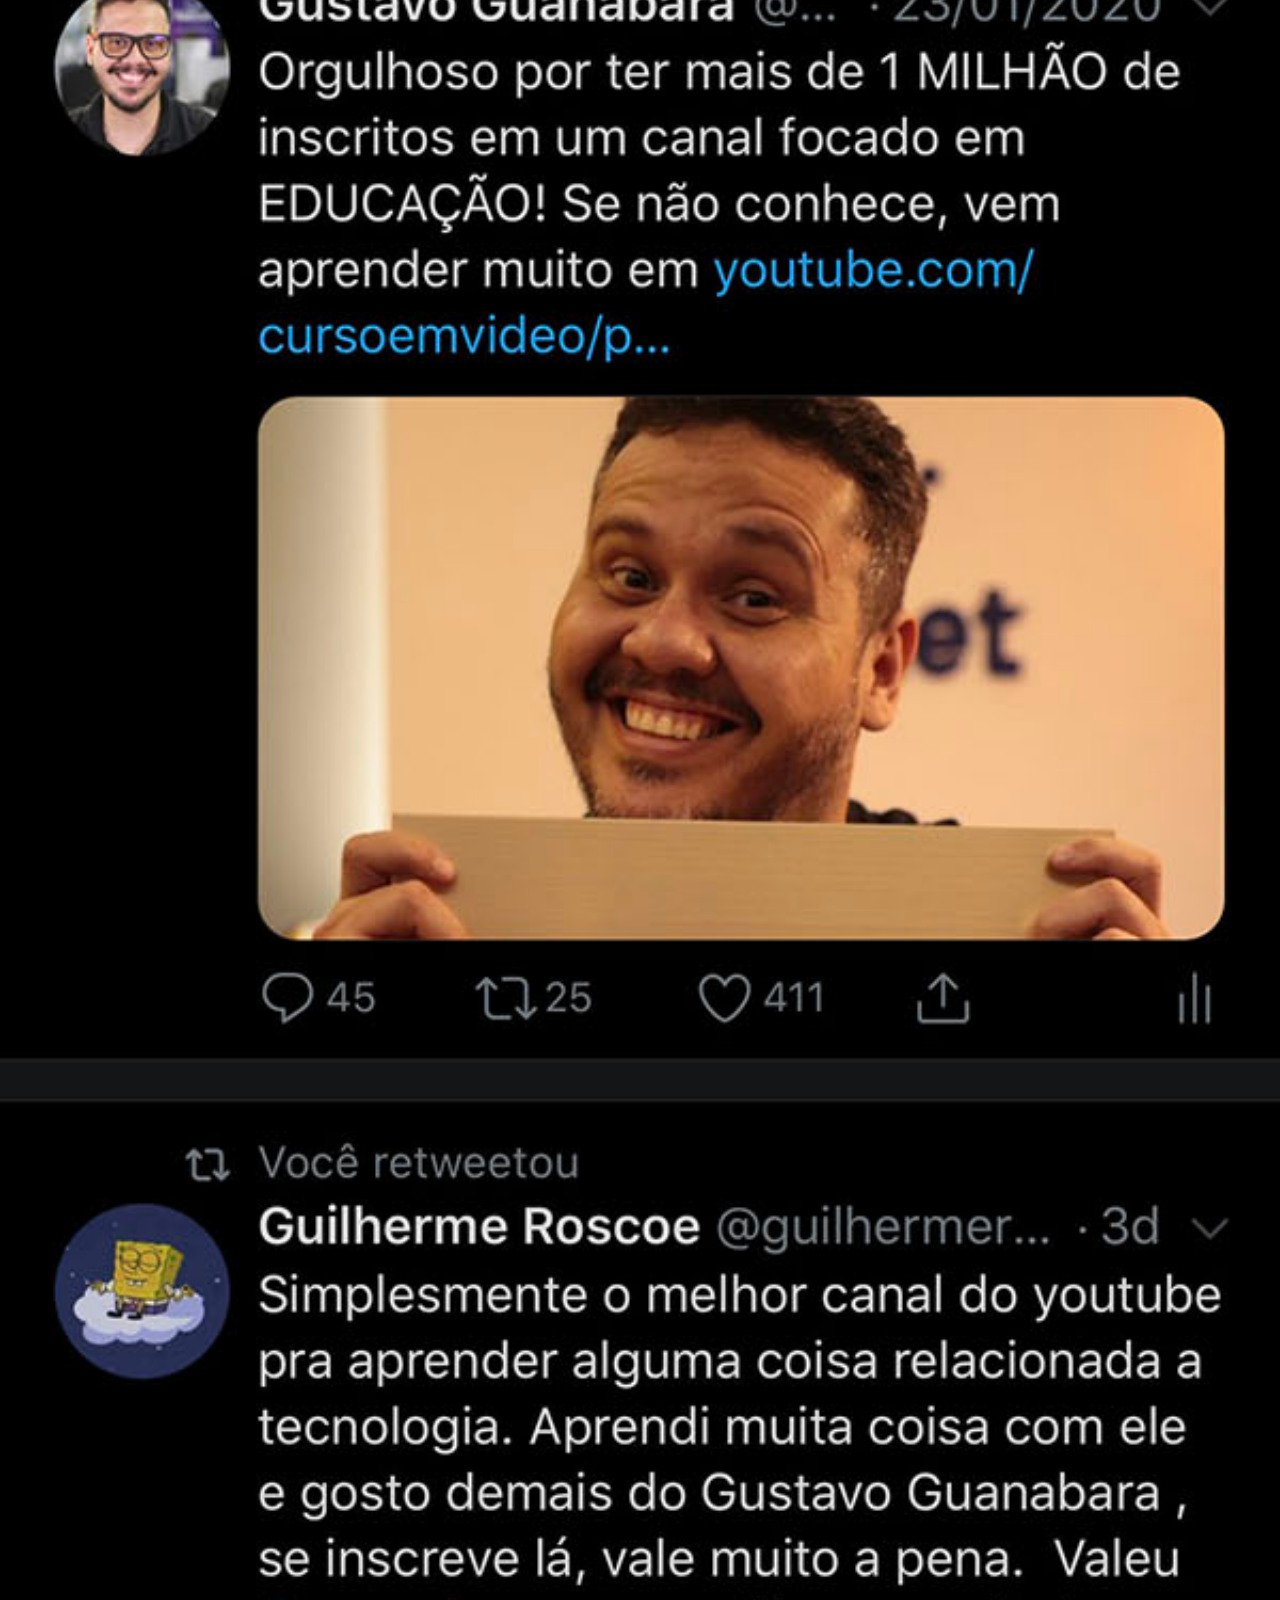
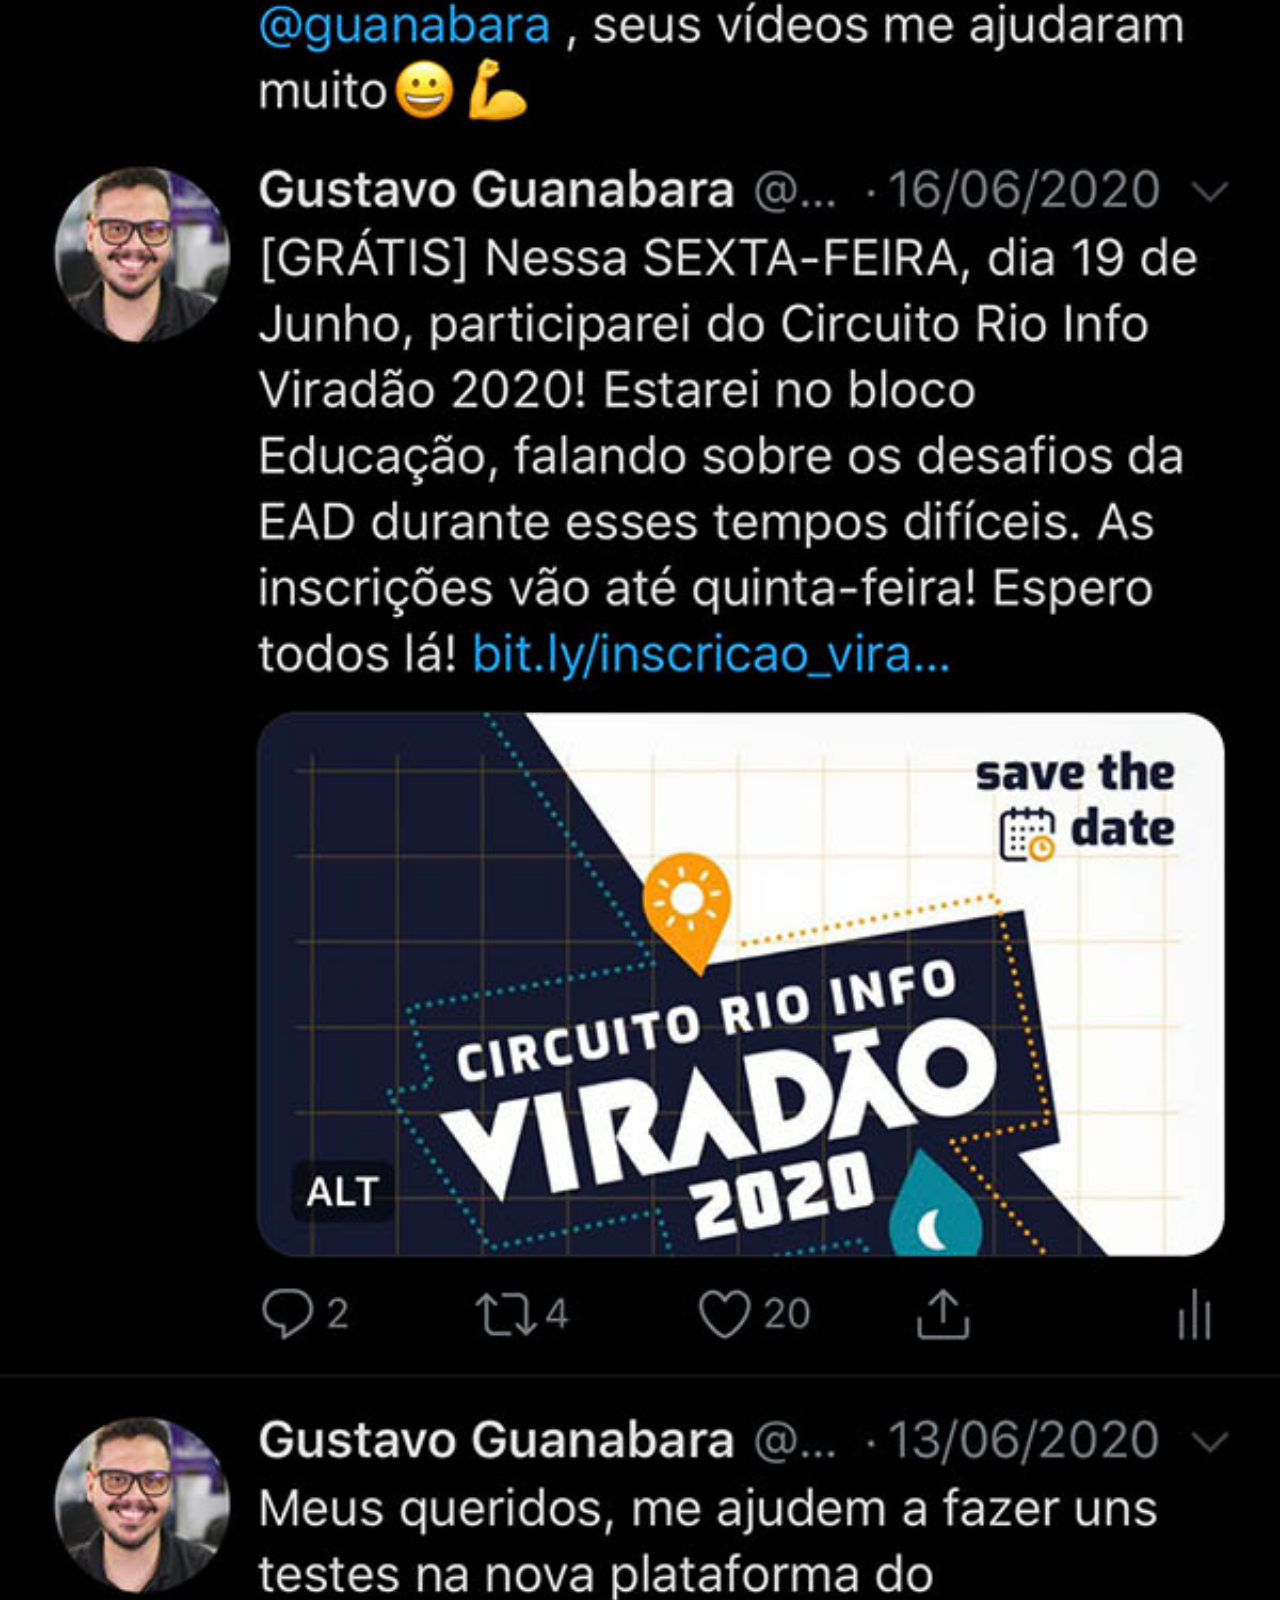
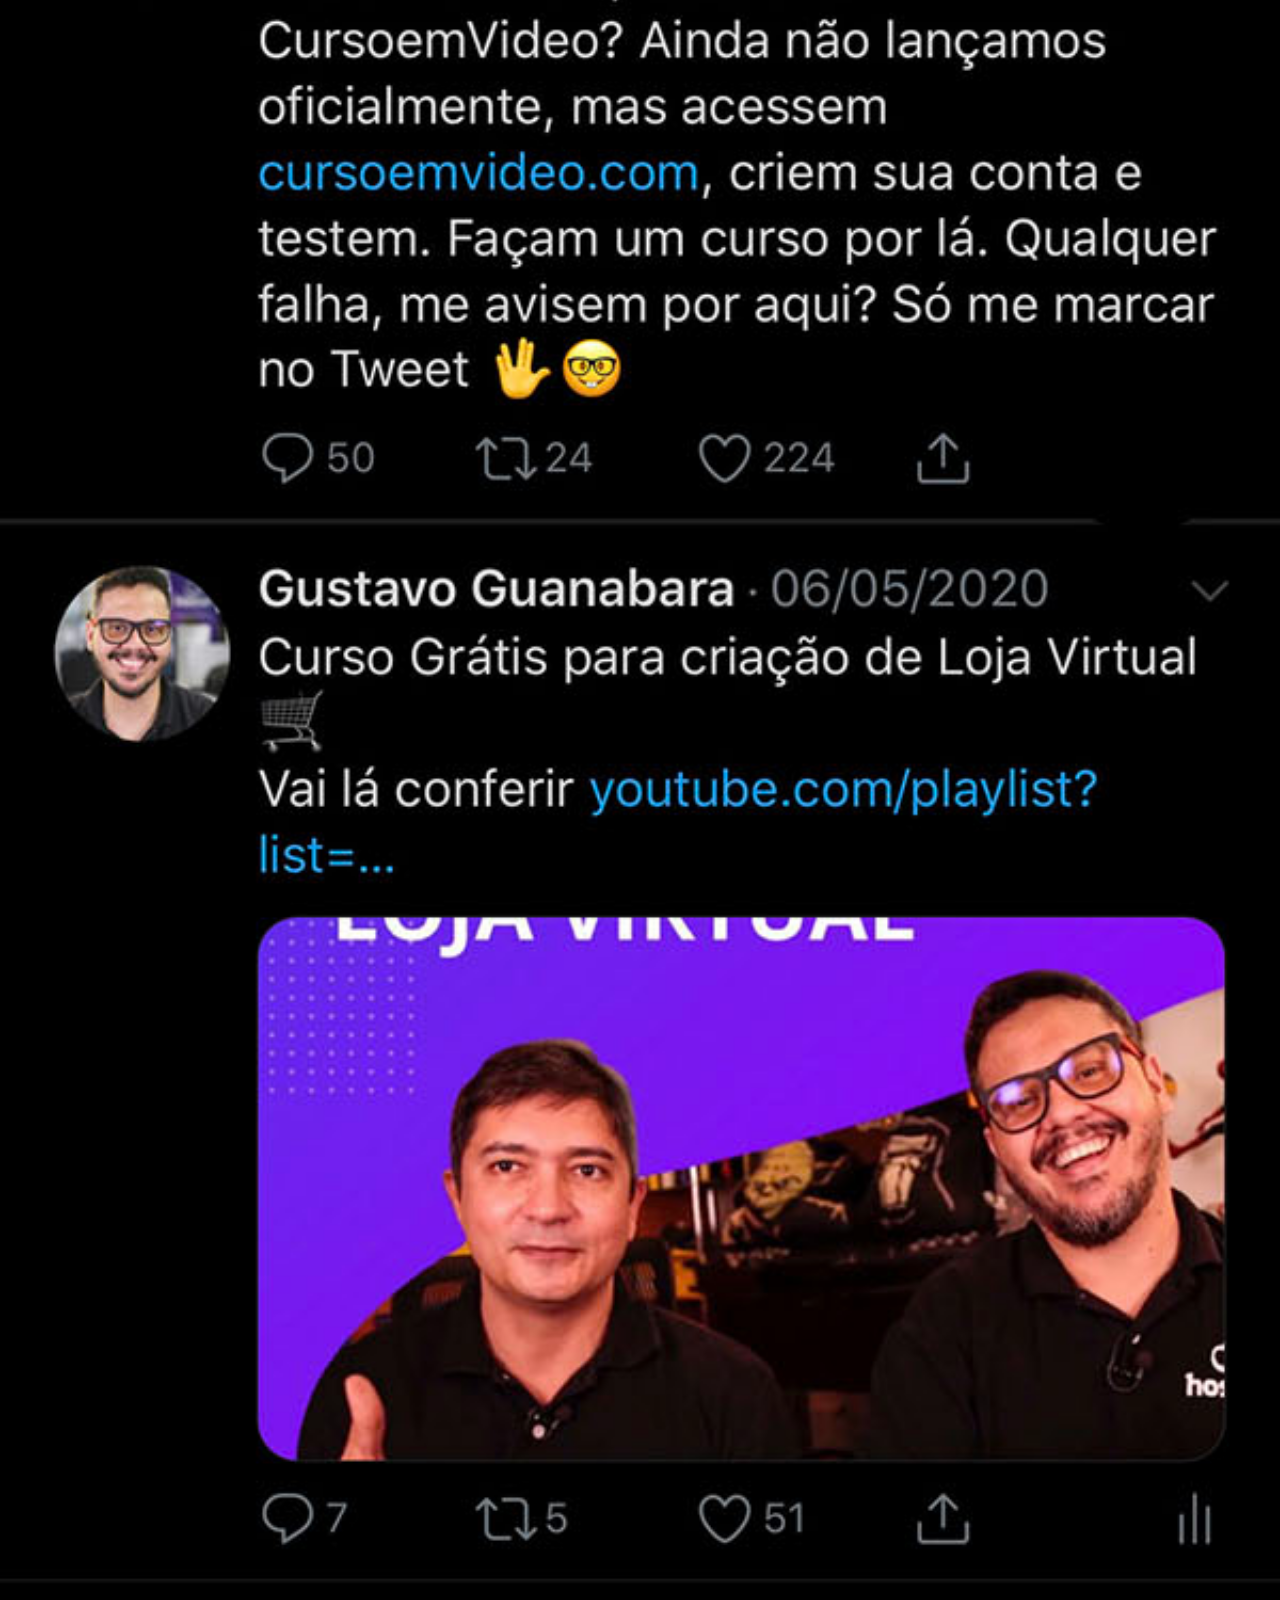
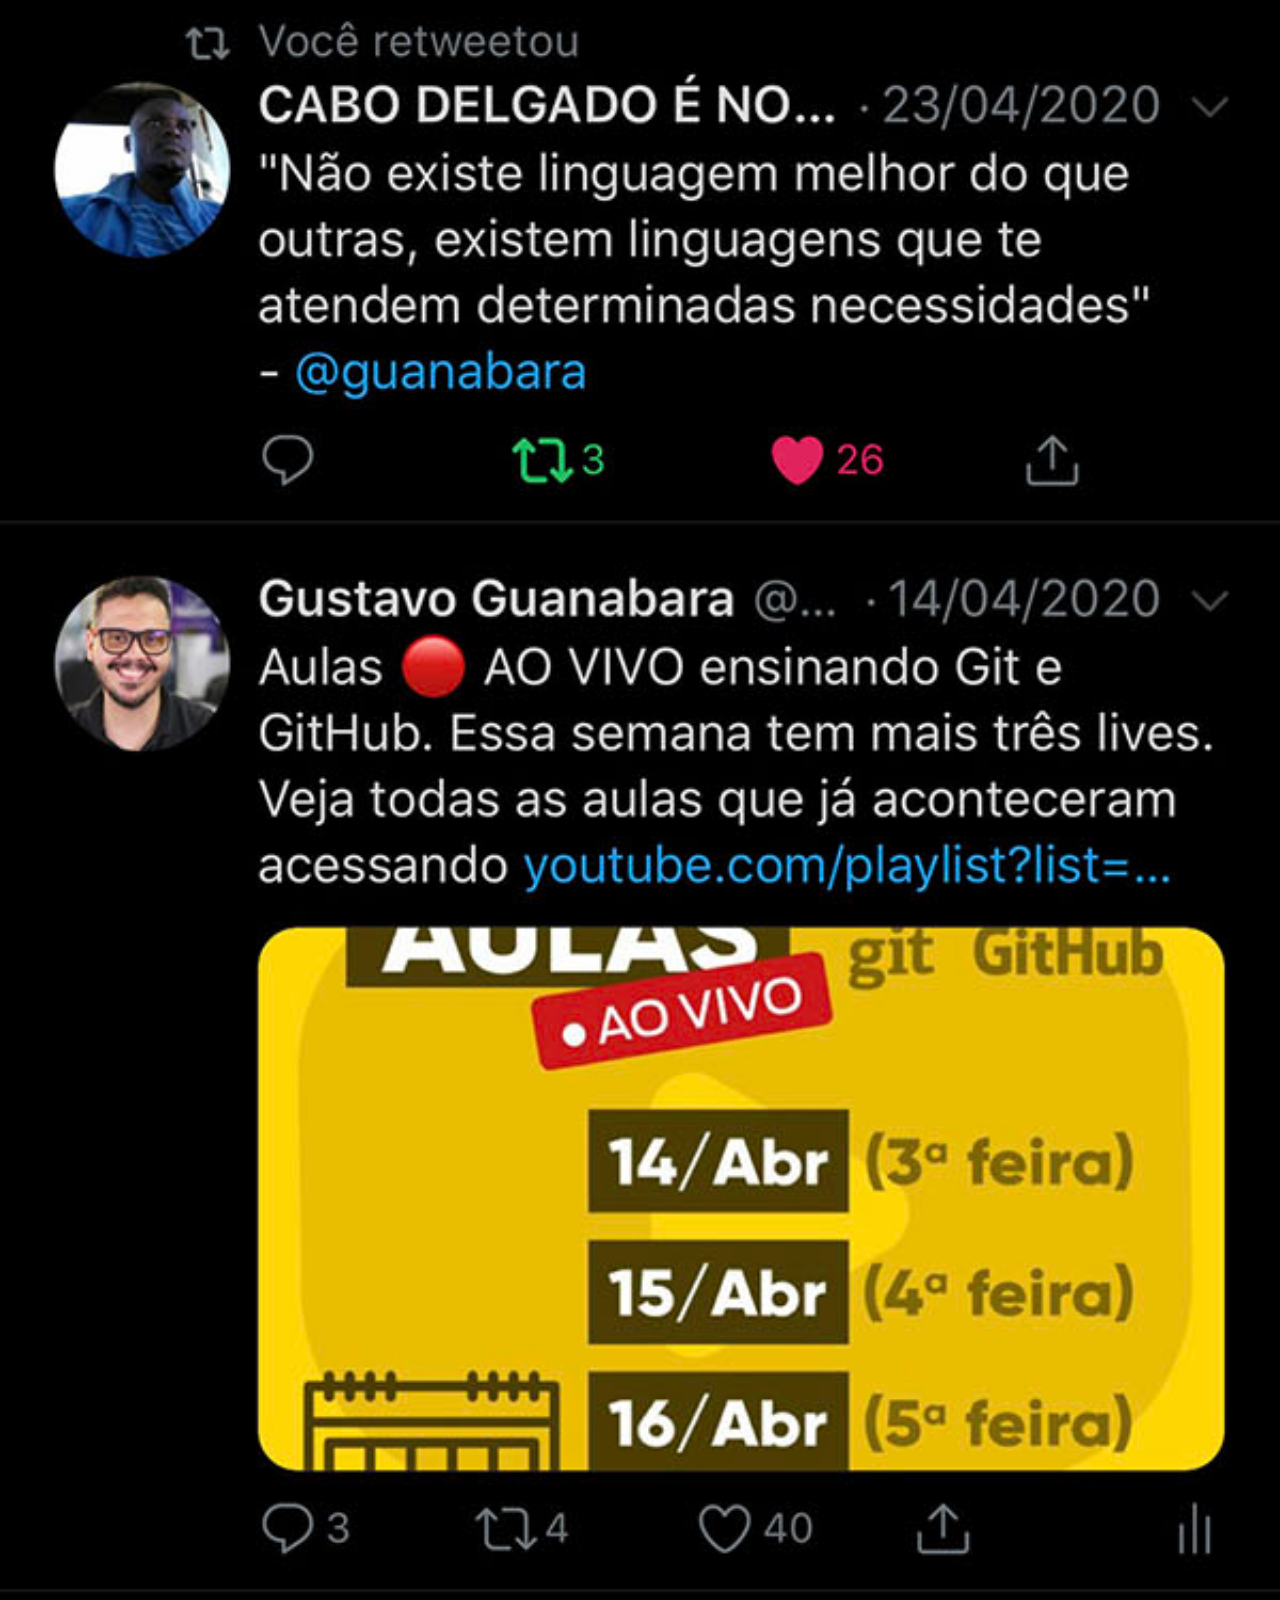
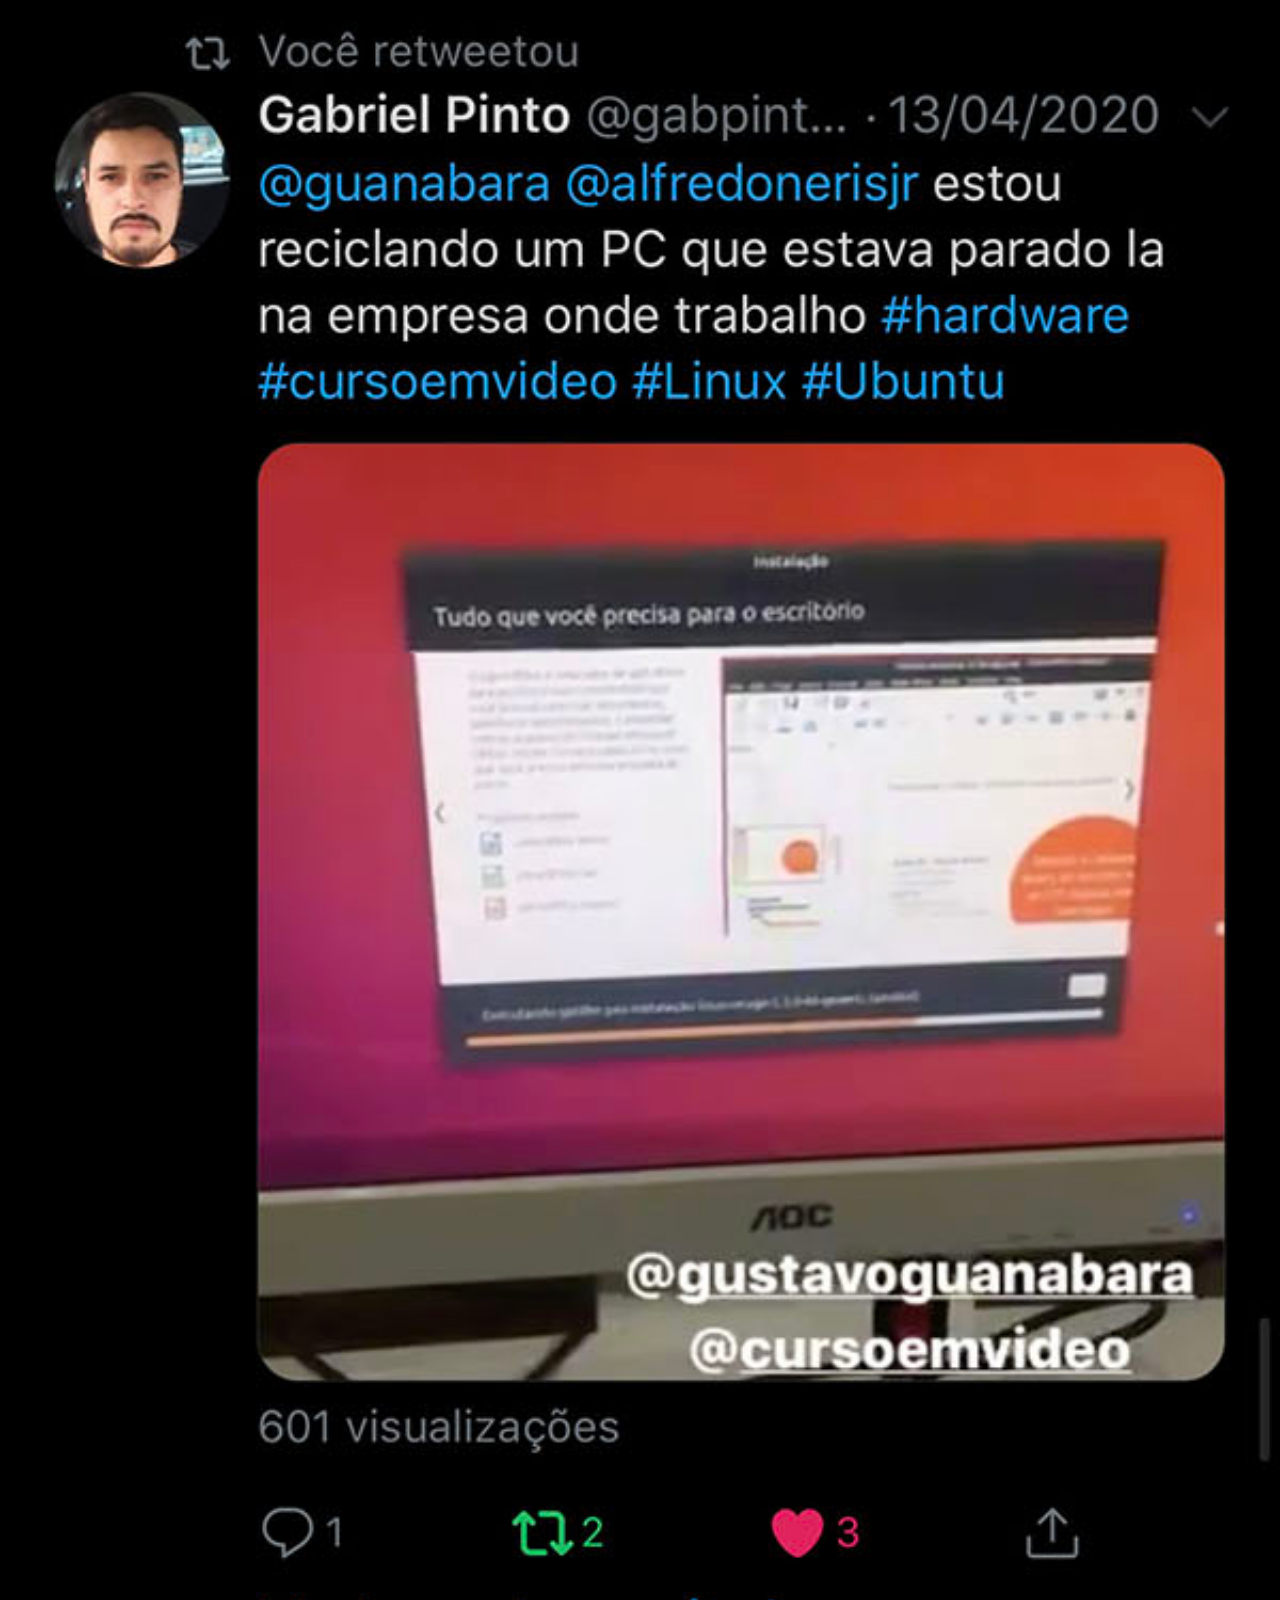
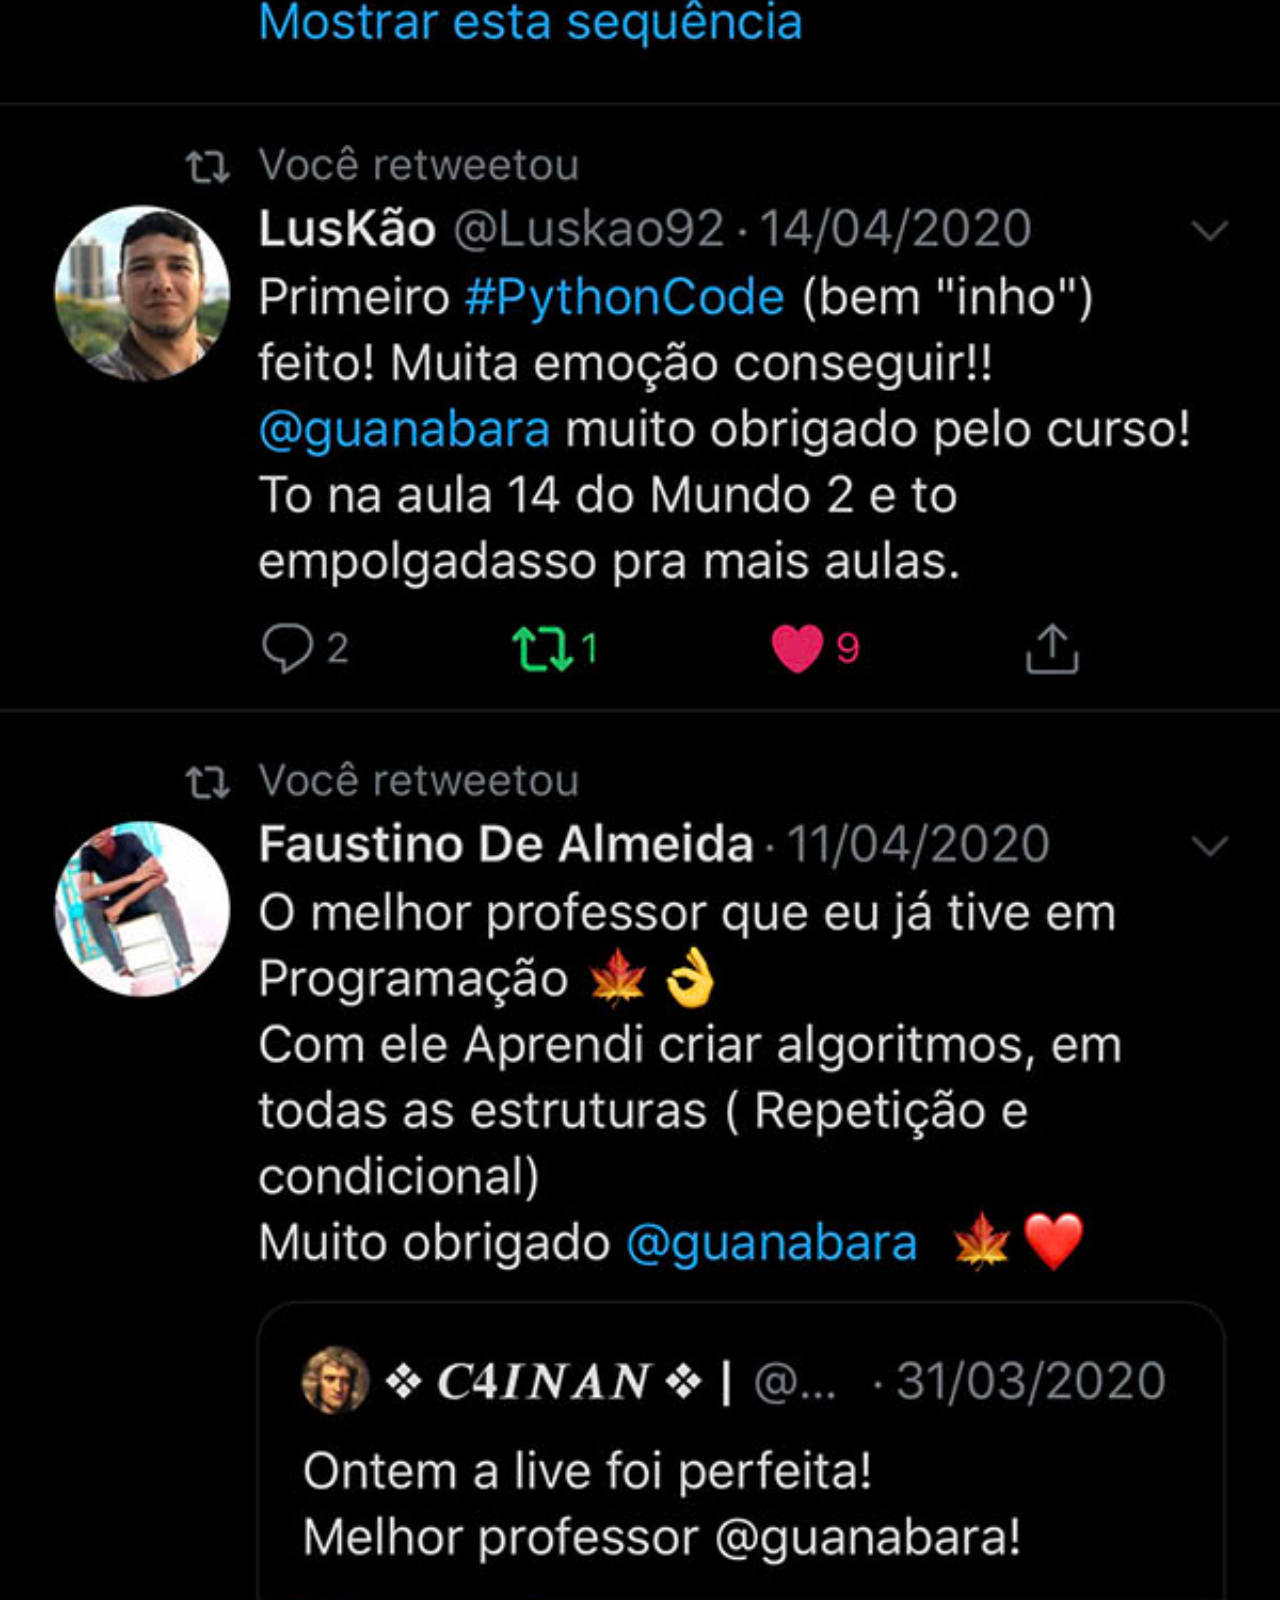
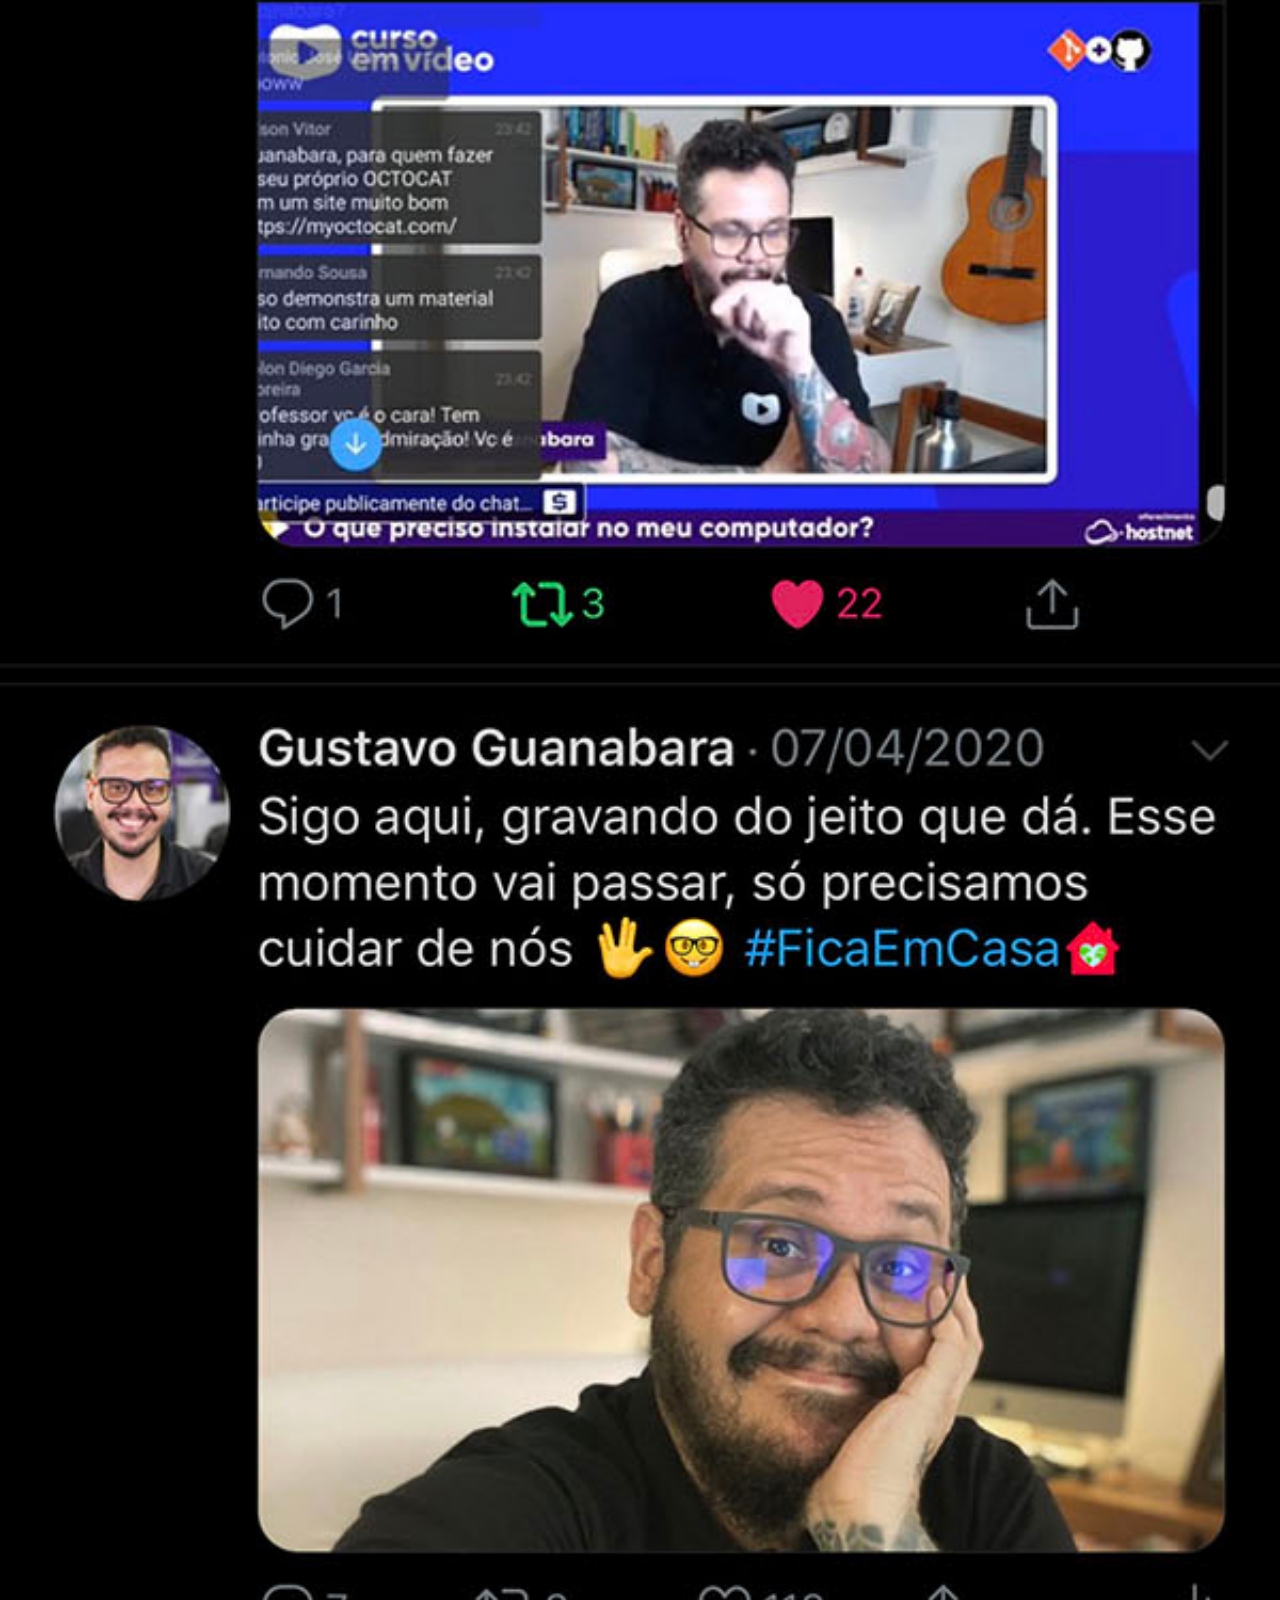
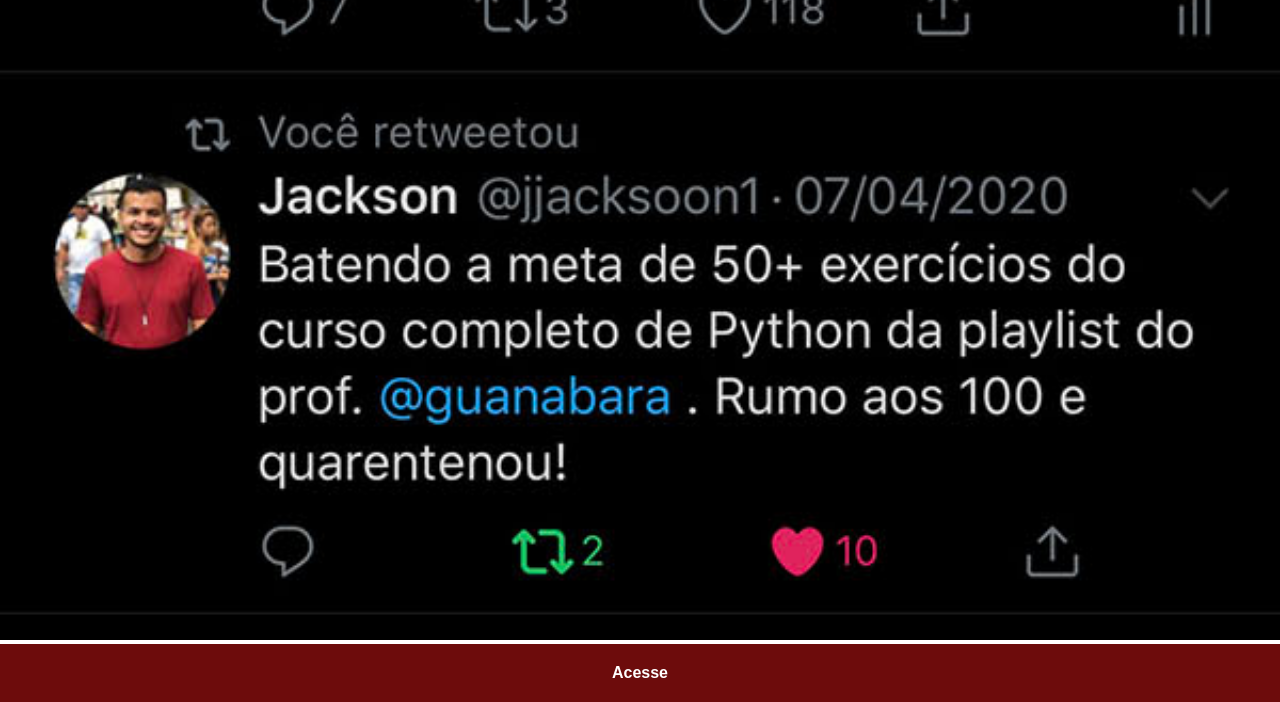
<file: twitter.html>
<!DOCTYPE html>
<html lang="pt-br">
<head>
    <meta charset="UTF-8">
    <meta name="viewport" content="width=device-width, initial-scale=1.0">
    <title>Twitter</title>
    <link rel="stylesheet" href="css/social.css">
</head>
<body>
    <img src="imagens/tela-twitter.jpg" alt="Twitter">
    <a href="#">Acesse</a>
    
</body>
</html>
</file>
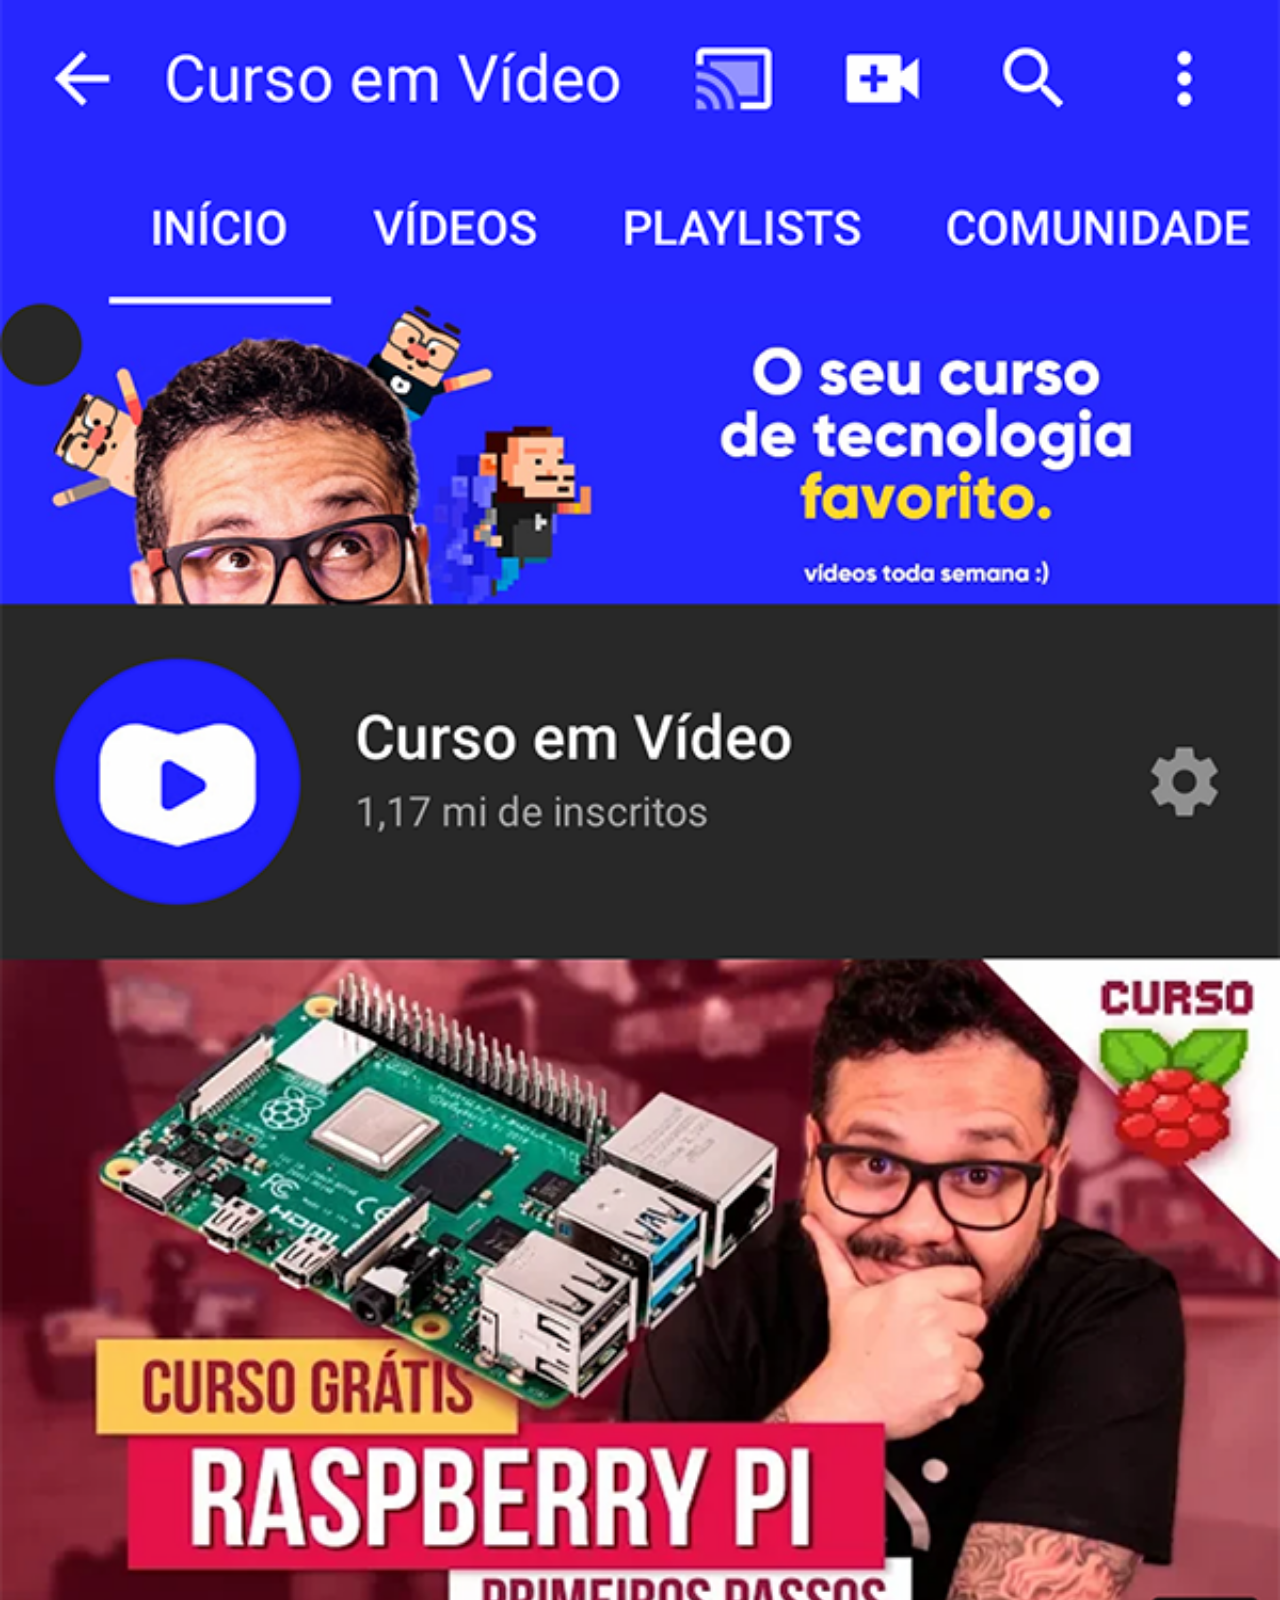
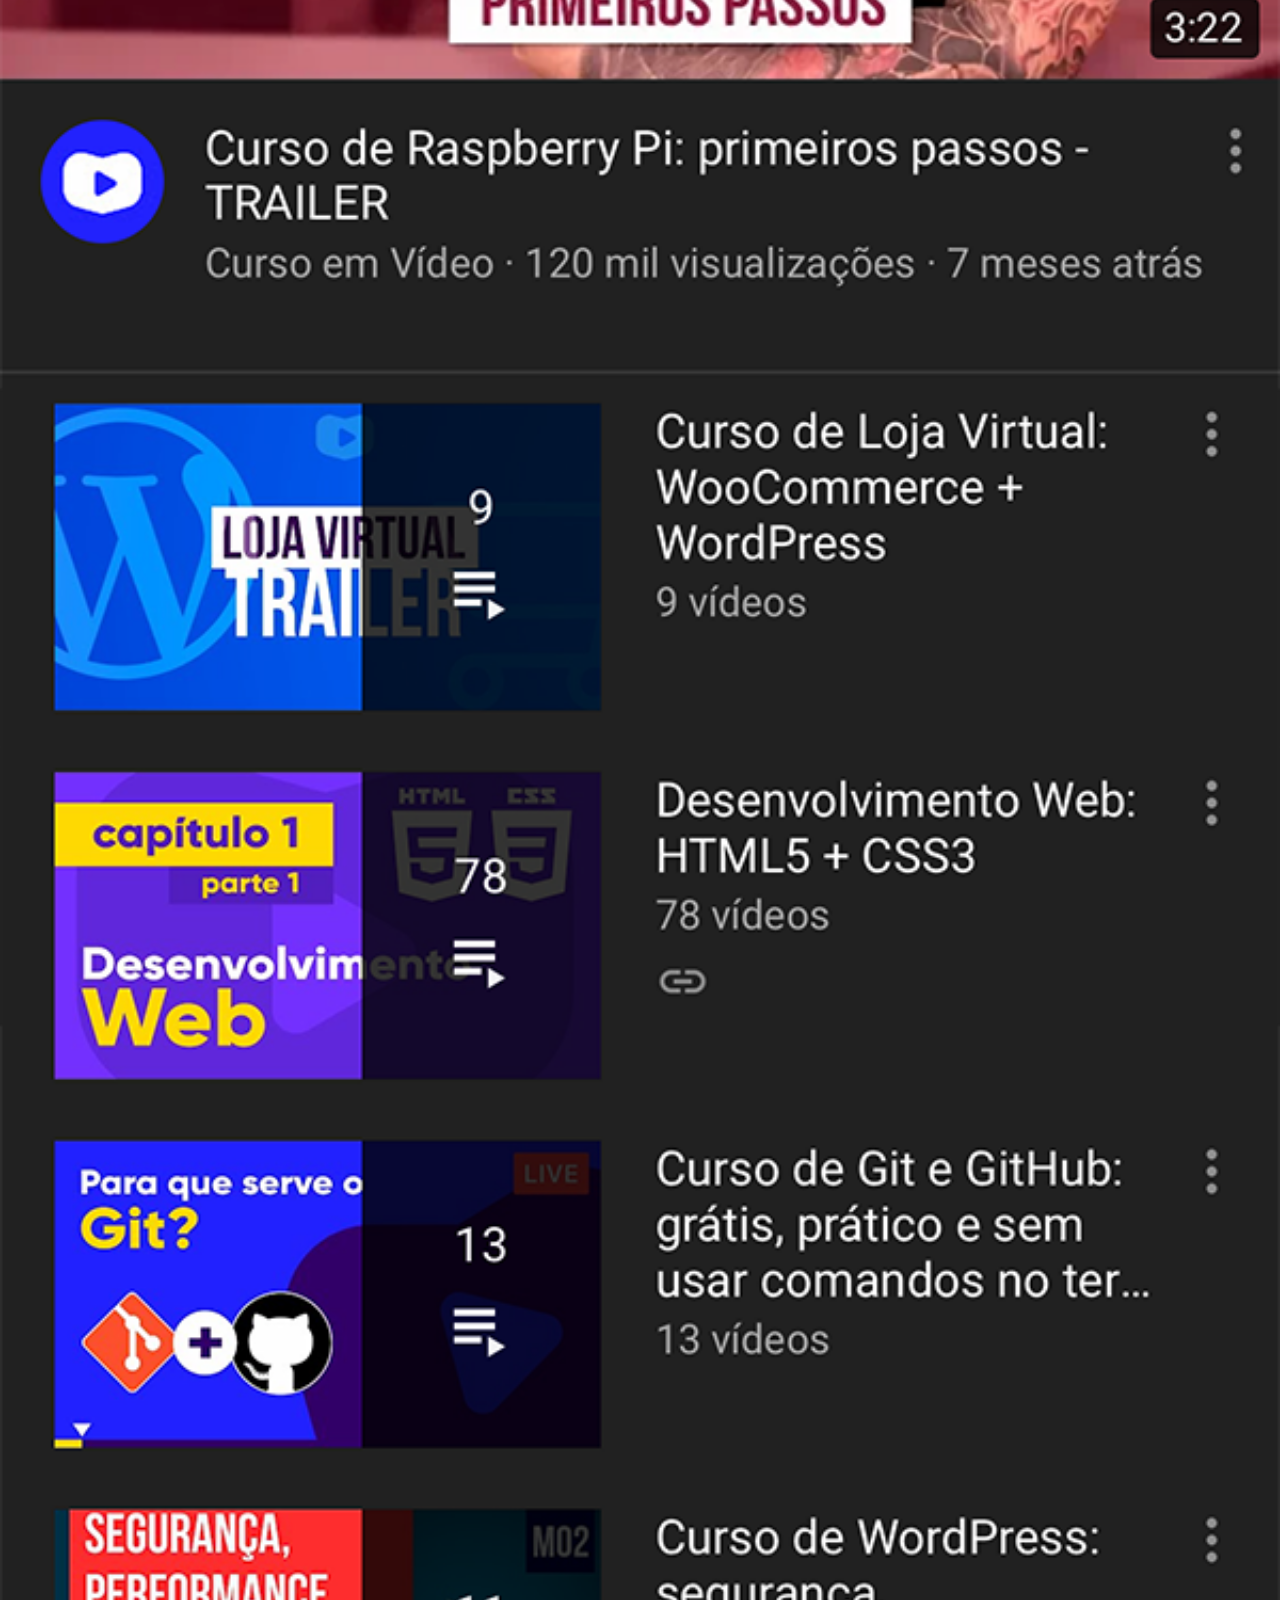
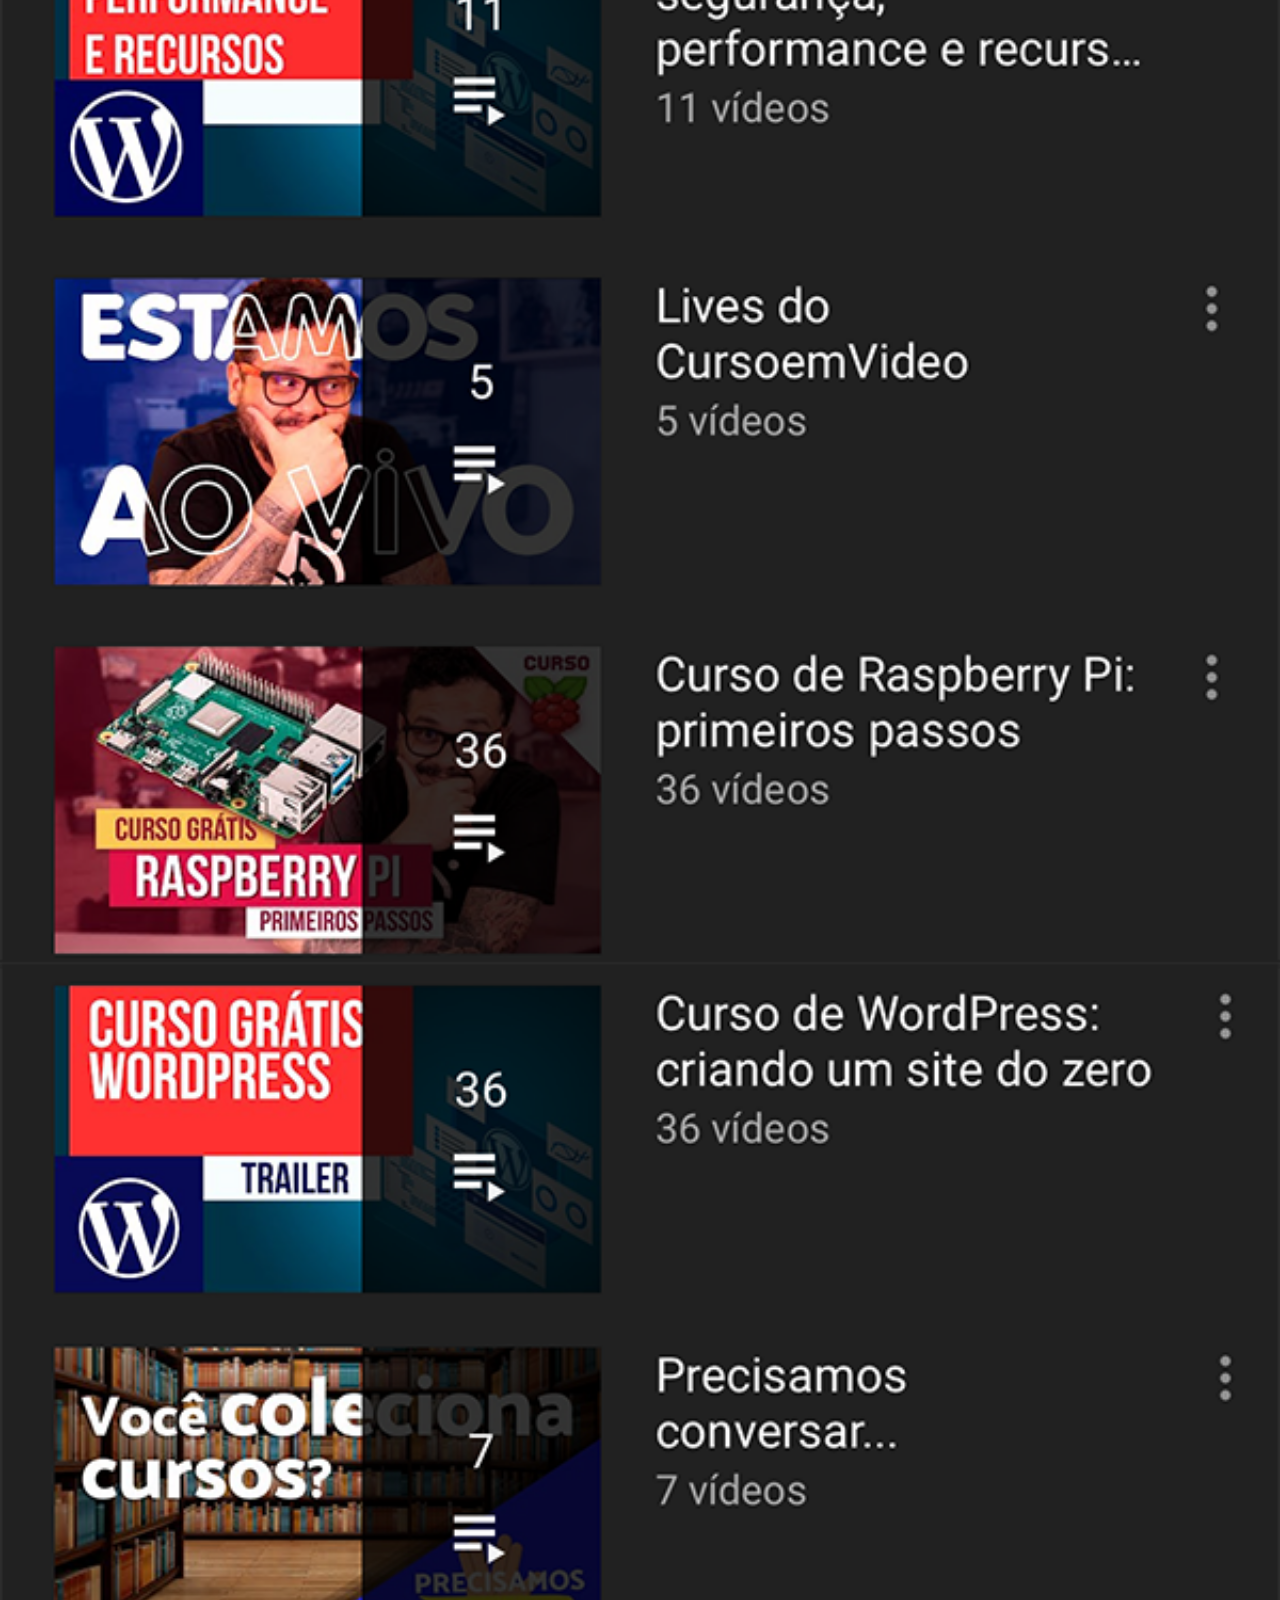
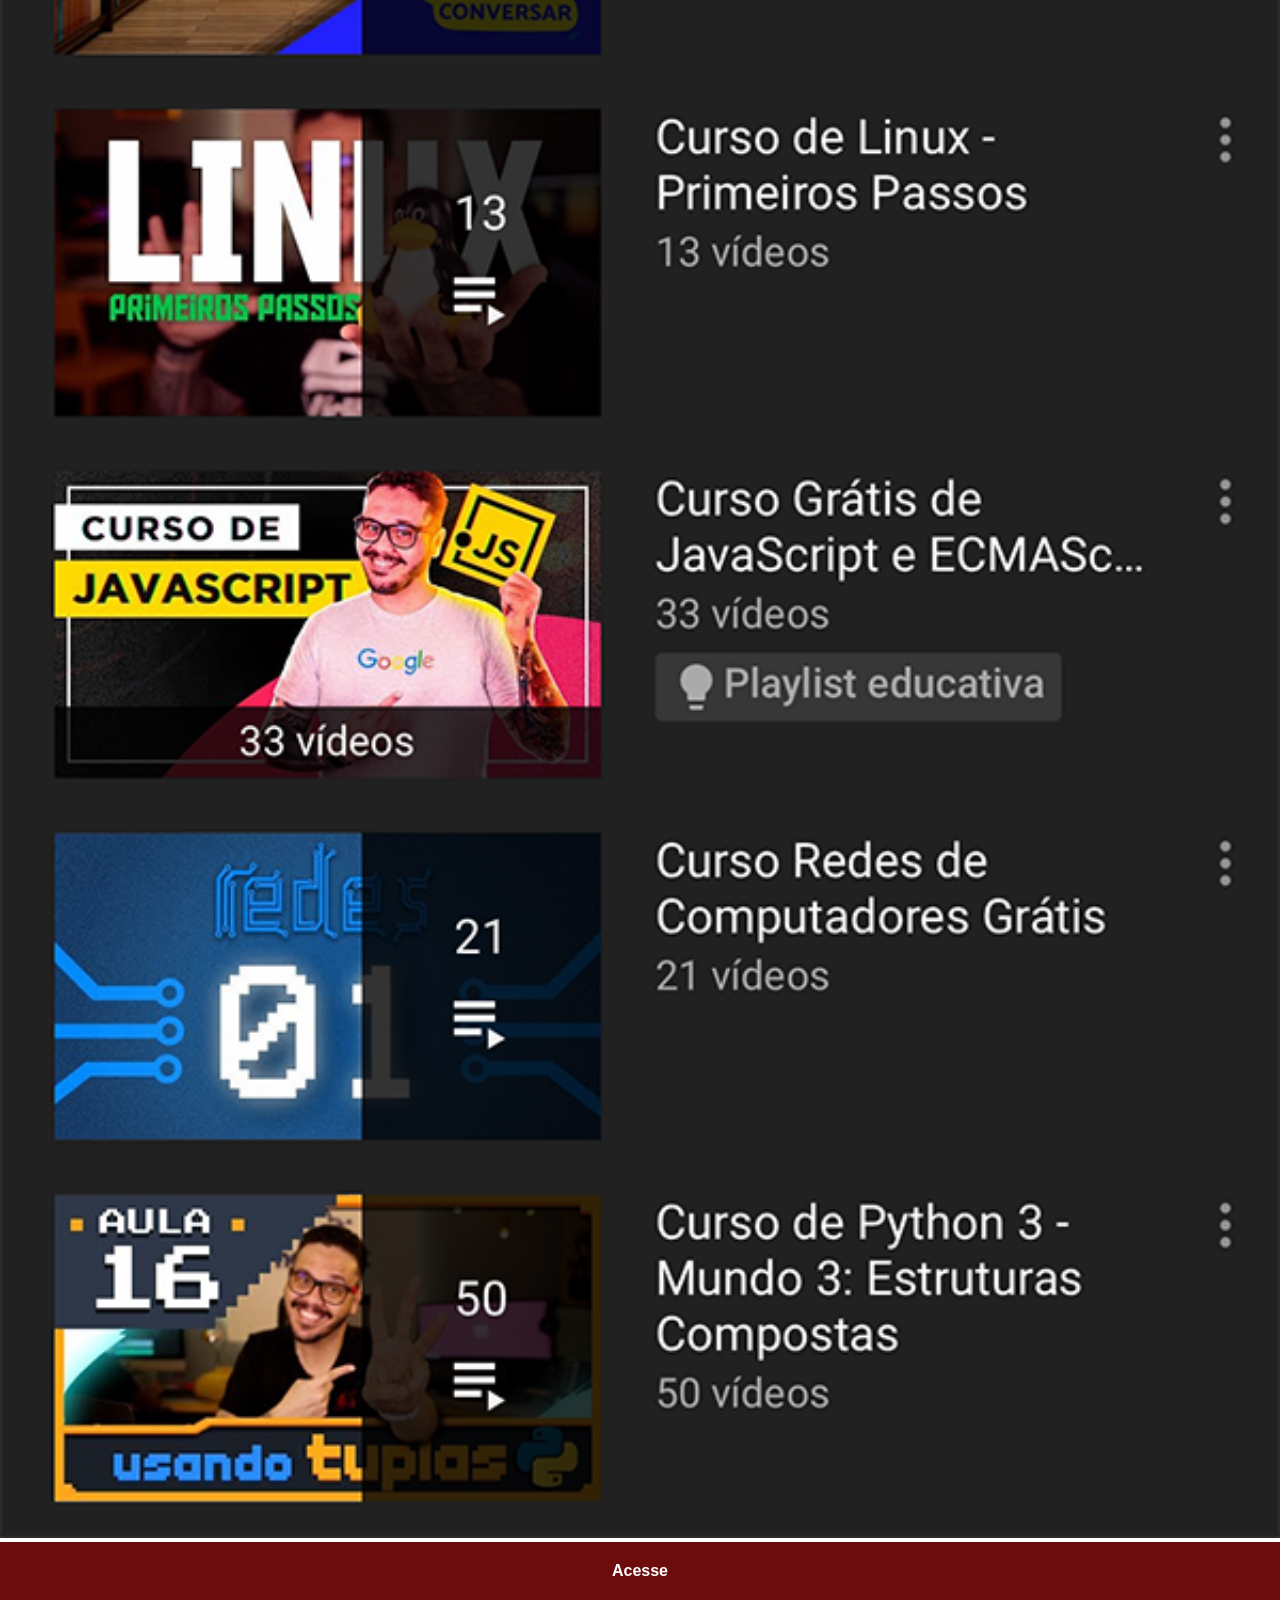
<file: youtube.html>
<!DOCTYPE html>
<html lang="pt-br">
<head>
    <meta charset="UTF-8">
    <meta name="viewport" content="width=device-width, initial-scale=1.0">
    <title>youtube</title>
    <link rel="stylesheet" href="css/social.css">
</head>
<body>
    <img src="imagens/tela-youtube.png" alt="youtube">
    <a href="https://www.youtube.com/watch?v=ar5UB2MxraE&list=PLHz_AreHm4dkcVCk2Bn_fdVQ81Fkrh6WT&index=15" target="_blank">Acesse</a>
    
</body>
</html>
</file>
<file: css/style.css>
@charset "UTF-8";

*{
    margin: 0;
    padding: 0;
    box-sizing: border-box;
}

html, body{
    height: 100vh;
    width: 100vw;
    background: url(../imagens/fundo-madeira.jpg) no-repeat top center;
    background-size: cover;
    background-attachment: fixed;
}

main{
    height: 100vh;
    position: relative;
    ;

}

#telefone{
    position: absolute;
    top: 50%;
    left: 50%;
    transform: translate(-50%, -50%);
    height: 627px;
    width: 311px;
    background: url(../imagens/frame-iphone.png) no-repeat;
}

#tela{
    position: relative;
    top: 80px;
    left: 22px;
    width:  269px;
    height: 471px;
}

#redes-sociais{
    text-align: right;
    
}




#redes-sociais img{
    width: 50px;
    border-radius: 50%;
    margin: 10px;
    box-shadow: 2px 2px 5px rgba(0, 0, 0, 0.452);
}

#redes-sociais img:hover{
    border: 2px solid rgba(255, 255, 255, 0.555);
}
</file>
<file: css/social.css>
@charset "UTF-8";

*{
    margin: 0;
    padding: 0;

}

::-webkit-scrollbar{
    width: 0px;
    height: 0px;
}

body{
    font-family: Arial, Helvetica, sans-serif;
}

img{
    width: 100vw;
}

a{
    display: block;
    background-color: rgb(109, 12, 12);
    color: white;
    padding: 20px;
    text-align: center;
    font-weight: bolder;
    text-decoration: none;
}

a:hover{
    background-color: red;
}
</file>
